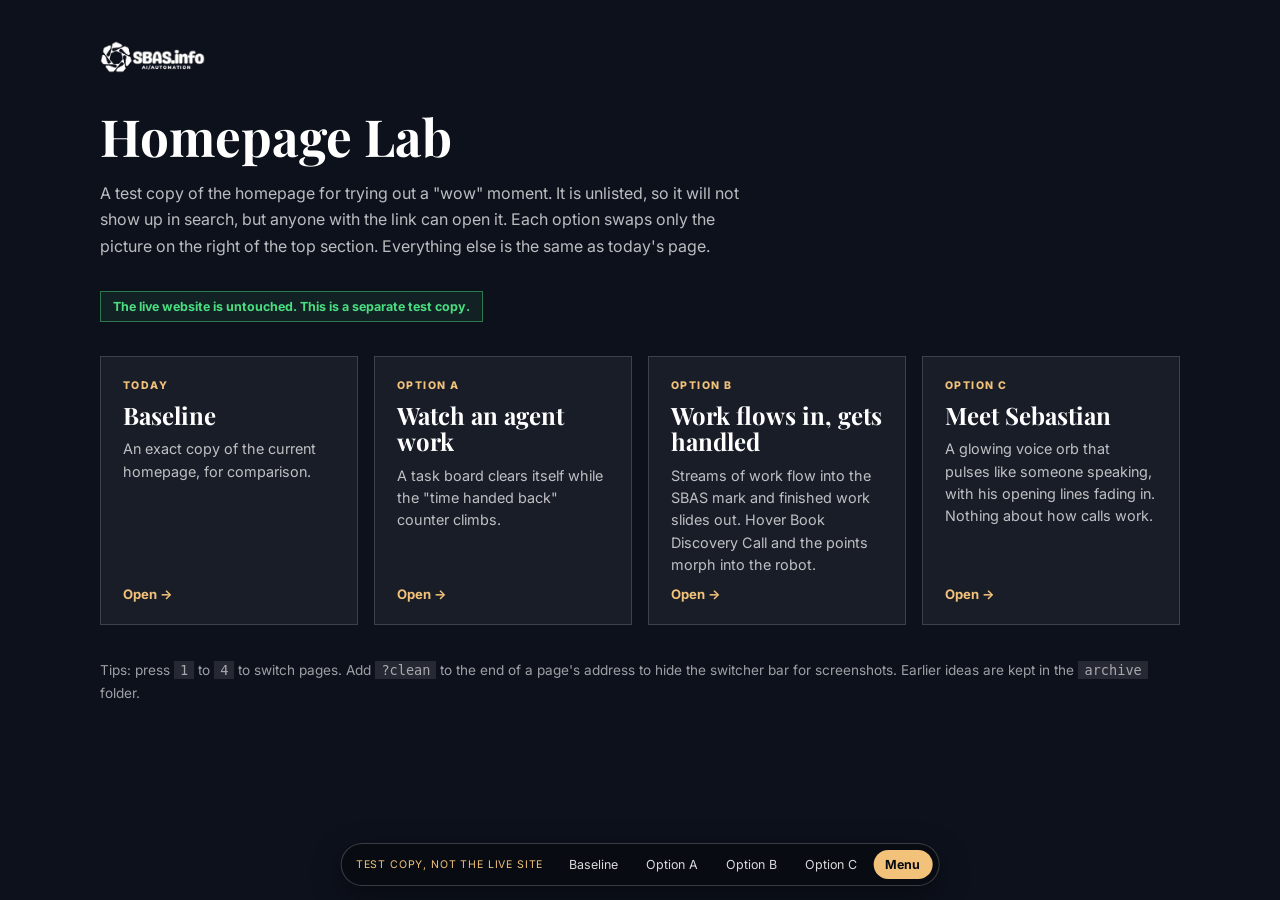
<file: index.html>
<!DOCTYPE html>
<html lang="en">
  <head>
    <meta charset="UTF-8" />
    <meta name="viewport" content="width=device-width, initial-scale=1.0" />
    <meta name="robots" content="noindex, nofollow" />
    <title>Homepage Lab | SBAS.info</title>
    <link rel="preconnect" href="https://fonts.googleapis.com" />
    <link rel="preconnect" href="https://fonts.gstatic.com" crossorigin />
    <link
      href="https://fonts.googleapis.com/css2?family=Inter:wght@400;500;600;700;800&family=Playfair+Display:wght@600;800&display=swap"
      rel="stylesheet"
    />
    <link rel="icon" type="image/png" sizes="32x32" href="assets/favicon/favicon-32x32.png" />
    <link rel="stylesheet" href="lab.css" />
    <style>
      a {
        color: inherit;
        text-decoration: none;
      }

      body {
        margin: 0;
        min-height: 100vh;
        font-family: "Inter", sans-serif;
        color: #fff;
        background: #0d111c;
      }

      main {
        width: min(1080px, calc(100% - 32px));
        margin: 0 auto;
        padding: 40px 0 110px;
      }

      .brand {
        height: 38px;
      }

      h1 {
        margin: 28px 0 8px;
        font-family: "Playfair Display", serif;
        font-size: clamp(2rem, 5vw, 3.2rem);
        line-height: 1.05;
      }

      .lede {
        max-width: 640px;
        line-height: 1.65;
        color: rgba(255, 255, 255, 0.72);
      }

      .safe {
        display: inline-block;
        margin-top: 16px;
        padding: 7px 12px;
        font-size: 0.78rem;
        font-weight: 700;
        color: #4ade80;
        border: 1px solid rgba(74, 222, 128, 0.45);
        background: rgba(74, 222, 128, 0.08);
      }

      .grid {
        display: grid;
        grid-template-columns: repeat(auto-fit, minmax(240px, 1fr));
        gap: 16px;
        margin-top: 34px;
      }

      .card {
        display: flex;
        flex-direction: column;
        gap: 10px;
        padding: 22px;
        background: rgba(255, 255, 255, 0.05);
        border: 1px solid rgba(255, 255, 255, 0.16);
        transition: transform 0.2s ease, border-color 0.2s ease;
      }

      .card:hover {
        transform: translateY(-3px);
        border-color: #f2c27a;
      }

      .card .tag {
        font-size: 0.66rem;
        font-weight: 800;
        letter-spacing: 0.14em;
        text-transform: uppercase;
        color: #f2c27a;
      }

      .card h2 {
        margin: 0;
        font-family: "Playfair Display", serif;
        font-size: 1.5rem;
        line-height: 1.1;
      }

      .card p {
        margin: 0;
        font-size: 0.9rem;
        line-height: 1.55;
        color: rgba(255, 255, 255, 0.72);
      }

      .card .go {
        margin-top: auto;
        font-size: 0.82rem;
        font-weight: 700;
        color: #f2c27a;
      }

      .tips {
        margin-top: 34px;
        font-size: 0.85rem;
        line-height: 1.7;
        color: rgba(255, 255, 255, 0.6);
      }

      .tips code {
        padding: 1px 6px;
        background: rgba(255, 255, 255, 0.1);
      }
    </style>
  </head>
  <body>
    <main>
      <img class="brand" src="assets/logo-full-white.png" alt="SBAS.info" />
      <h1>Homepage Lab</h1>
      <p class="lede">
        A test copy of the homepage for trying out a "wow" moment. It is unlisted, so it will not show up in search, but anyone with the link can open it. Each option swaps only the
        picture on the right of the top section. Everything else is the same as today's page.
      </p>
      <span class="safe">The live website is untouched. This is a separate test copy.</span>

      <div class="grid">
        <a class="card" href="baseline.html">
          <span class="tag">Today</span>
          <h2>Baseline</h2>
          <p>An exact copy of the current homepage, for comparison.</p>
          <span class="go">Open &rarr;</span>
        </a>
        <a class="card" href="option-a.html">
          <span class="tag">Option A</span>
          <h2>Watch an agent work</h2>
          <p>A task board clears itself while the "time handed back" counter climbs.</p>
          <span class="go">Open &rarr;</span>
        </a>
        <a class="card" href="option-b.html">
          <span class="tag">Option B</span>
          <h2>Work flows in, gets handled</h2>
          <p>Streams of work flow into the SBAS mark and finished work slides out. Hover Book Discovery Call and the points morph into the robot.</p>
          <span class="go">Open &rarr;</span>
        </a>
        <a class="card" href="option-c.html">
          <span class="tag">Option C</span>
          <h2>Meet Sebastian</h2>
          <p>A glowing voice orb that pulses like someone speaking, with his opening lines fading in. Nothing about how calls work.</p>
          <span class="go">Open &rarr;</span>
        </a>
      </div>

      <p class="tips">
        Tips: press <code>1</code> to <code>4</code> to switch pages. Add <code>?clean</code> to the end of a
        page's address to hide the switcher bar for screenshots. Earlier ideas are kept in the <code>archive</code> folder.
      </p>
    </main>
    <script src="lab.js"></script>
  </body>
</html>
</file>
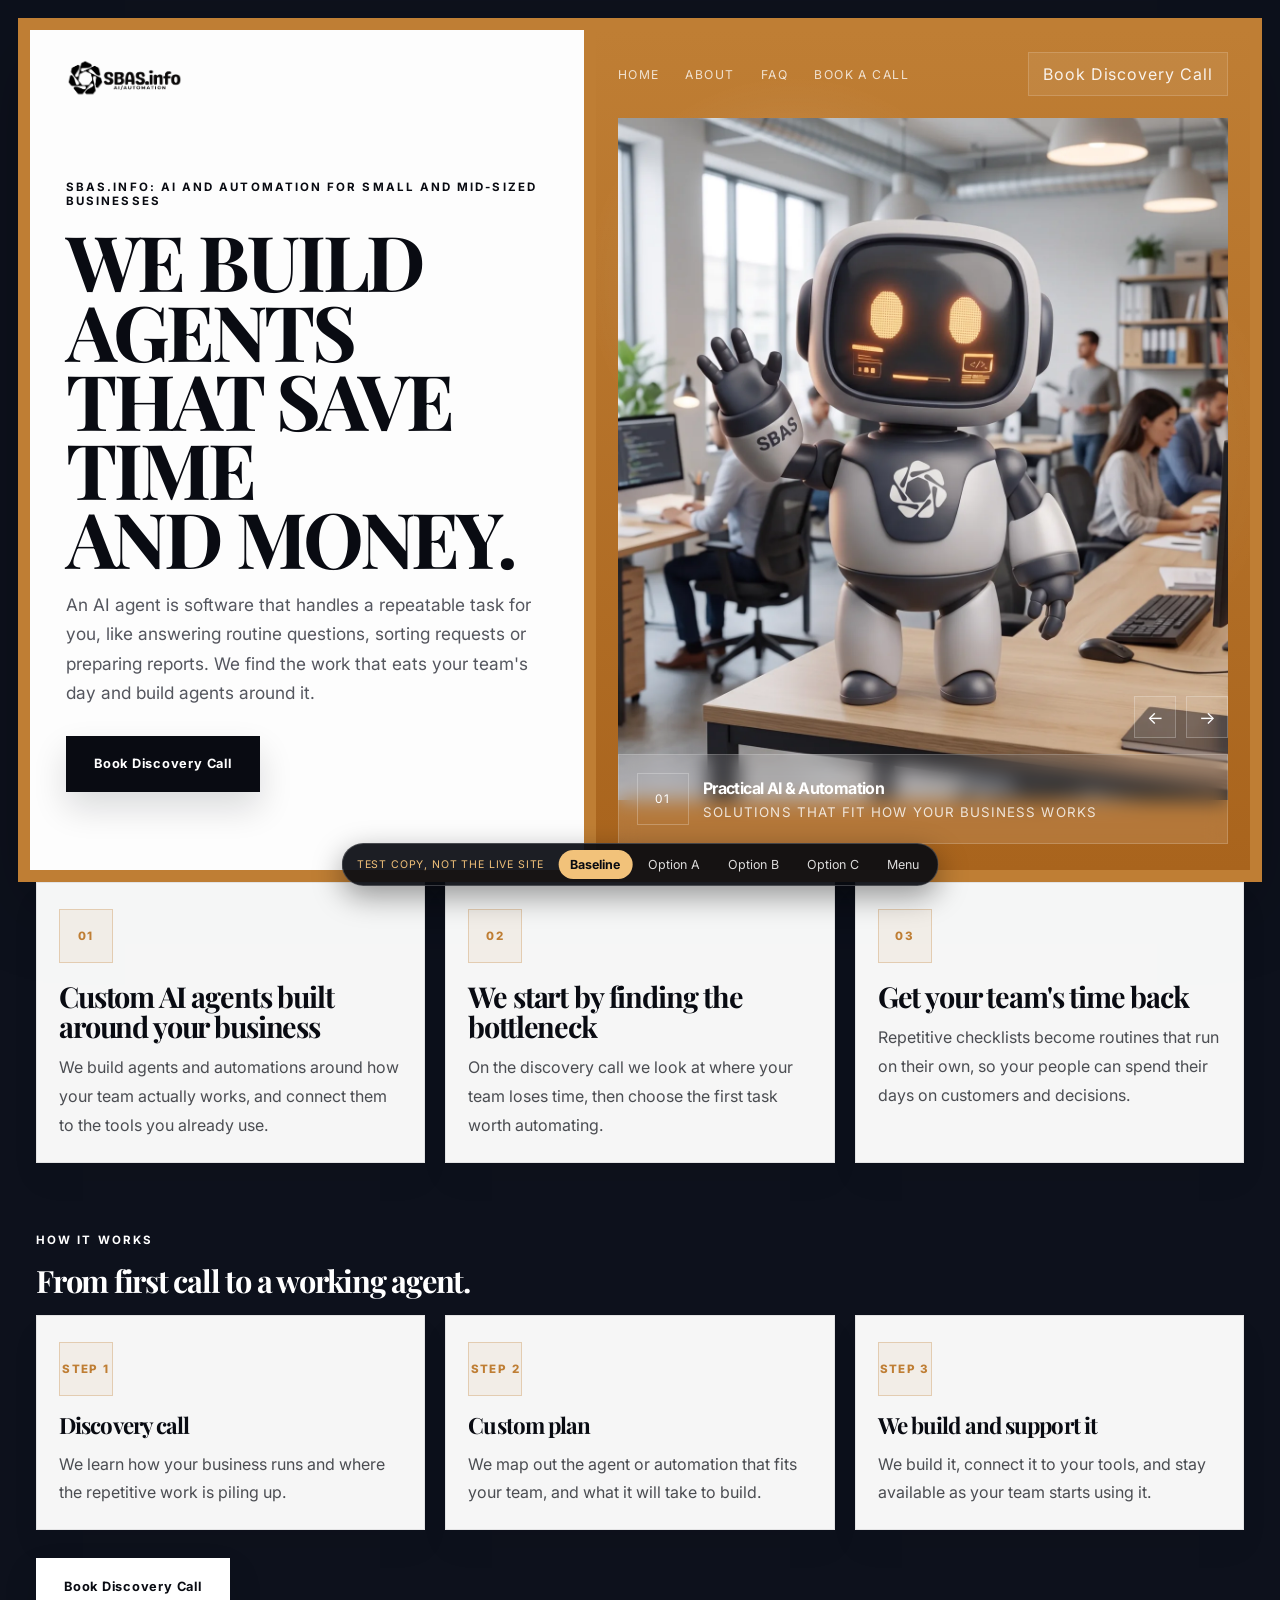
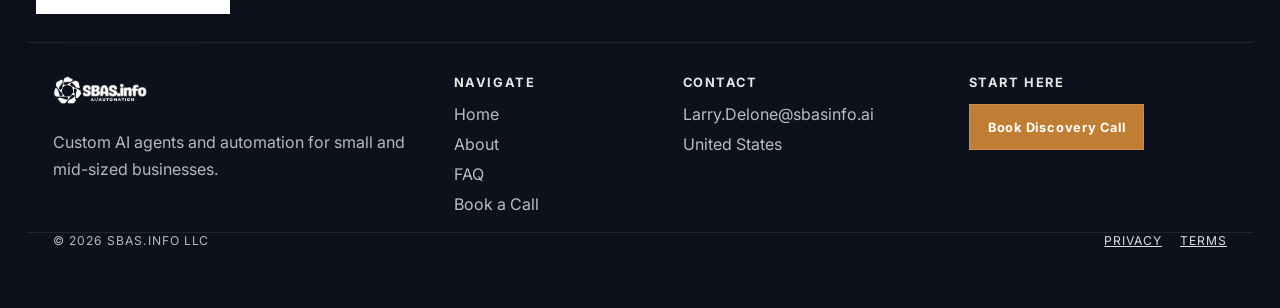
<file: baseline.html>
<!DOCTYPE html>
<html lang="en">
  <head>
    <meta charset="UTF-8" />
    <meta name="viewport" content="width=device-width, initial-scale=1.0" />
    <meta name="robots" content="noindex, nofollow" />
    <title>Lab Baseline | SBAS.info</title>
    <meta
      name="description"
      content="SBAS.info builds custom AI agents and automations for small and mid-sized businesses. Book a discovery call."
    />
    <link rel="preconnect" href="https://fonts.googleapis.com" />
    <link rel="preconnect" href="https://fonts.gstatic.com" crossorigin />
    <link
      href="https://fonts.googleapis.com/css2?family=Inter:wght@400;500;600;700;800;900&family=Playfair+Display:wght@500;600;700;800;900&display=swap"
      rel="stylesheet"
    />
    <link rel="icon" type="image/png" sizes="32x32" href="assets/favicon/favicon-32x32.png" />
    <link rel="icon" type="image/png" sizes="16x16" href="assets/favicon/favicon-16x16.png" />
    <link rel="apple-touch-icon" sizes="180x180" href="assets/favicon/apple-touch-icon.png" />
    <link rel="stylesheet" href="styles.css" />
    <link rel="stylesheet" href="lab.css" />
  </head>
  <body>
    <div class="page-frame">
      <div class="split-shell">
        <section class="content-panel">
          <header class="content-header">
            <img class="brand-logo" src="assets/logo-full.png?v=2" alt="SBAS.info" />
          </header>

          <div class="content-copy">
            <p class="eyebrow">SBAS.info: AI and automation for small and mid-sized businesses</p>
            <h1>WE BUILD AGENTS<br />THAT SAVE TIME<br />AND MONEY.</h1>
            <p class="subhead">
              An AI agent is software that handles a repeatable task for you, like answering routine
              questions, sorting requests or preparing reports. We find the work that eats your
              team's day and build agents around it.
            </p>

            <div class="cta-row">
              <a href="https://sbasinfo.ai/payment.html" class="primary-btn">Book Discovery Call</a>
            </div>
          </div>
        </section>

        <aside class="visual-panel">
          <nav class="visual-nav" aria-label="Main navigation">
            <div class="nav-links">
              <a href="index.html">Home</a>
              <a href="https://sbasinfo.ai/about.html">About</a>
              <a href="https://sbasinfo.ai/faq.html">FAQ</a>
              <a href="https://sbasinfo.ai/payment.html">Book a Call</a>
            </div>
            <a class="login-btn" href="https://sbasinfo.ai/payment.html">Book Discovery Call</a>
          </nav>

          <div class="visual-stage">
            <img
              class="hero-mascot-image home-hero-image"
              src="assets/hero-home.webp"
              alt="The SBAS mascot greeting visitors in a modern office"
            />
          </div>

          <div class="feature-tag" data-feature-tag aria-live="polite">
            <span class="tag-index" data-feature-index>01</span>
            <div class="feature-copy">
              <strong data-feature-title>Practical AI &amp; Automation</strong>
              <small data-feature-subtitle>Solutions that fit how your business works</small>
            </div>
          </div>

          <div class="arrow-controls" aria-label="Slide controls">
            <button type="button" data-feature-button="prev" aria-label="Previous">←</button>
            <button type="button" data-feature-button="next" aria-label="Next">→</button>
          </div>
        </aside>
      </div>

      <section class="homepage-capabilities" aria-label="Core SBAS capabilities">
        <div class="capability-card">
          <span class="capability-index">01</span>
          <h2>Custom AI agents built around your business</h2>
          <p>
            We build agents and automations around how your team actually works, and connect them
            to the tools you already use.
          </p>
        </div>

        <div class="capability-card">
          <span class="capability-index">02</span>
          <h2>We start by finding the bottleneck</h2>
          <p>
            On the discovery call we look at where your team loses time, then choose the first task
            worth automating.
          </p>
        </div>

        <div class="capability-card">
          <span class="capability-index">03</span>
          <h2>Get your team's time back</h2>
          <p>
            Repetitive checklists become routines that run on their own, so your people can spend
            their days on customers and decisions.
          </p>
        </div>
      </section>

      <section class="how-it-works" aria-label="How it works">
        <div class="how-heading">
          <p class="eyebrow">How it works</p>
          <h2>From first call to a working agent.</h2>
        </div>

        <div class="homepage-capabilities how-steps">
          <div class="capability-card">
            <span class="capability-index">Step 1</span>
            <h2>Discovery call</h2>
            <p>
              We learn how your business runs and where the repetitive work is piling up.
            </p>
          </div>

          <div class="capability-card">
            <span class="capability-index">Step 2</span>
            <h2>Custom plan</h2>
            <p>
              We map out the agent or automation that fits your team, and what it will take to build.
            </p>
          </div>

          <div class="capability-card">
            <span class="capability-index">Step 3</span>
            <h2>We build and support it</h2>
            <p>
              We build it, connect it to your tools, and stay available as your team starts using it.
            </p>
          </div>
        </div>

        <div class="cta-row how-cta">
          <a href="https://sbasinfo.ai/payment.html" class="primary-btn">Book Discovery Call</a>
        </div>
      </section>

      <footer class="site-footer">
        <div class="site-footer-shell">
          <div class="footer-brand-block">
            <div class="footer-brand">
              <img class="brand-logo" src="assets/logo-full-white.png?v=2" alt="SBAS.info" />
            </div>
            <p>Custom AI agents and automation for small and mid-sized businesses.</p>
          </div>

          <div class="footer-links-block">
            <h3>Navigate</h3>
            <ul>
              <li><a href="index.html">Home</a></li>
              <li><a href="https://sbasinfo.ai/about.html">About</a></li>
              <li><a href="https://sbasinfo.ai/faq.html">FAQ</a></li>
              <li><a href="https://sbasinfo.ai/payment.html">Book a Call</a></li>
            </ul>
          </div>

          <div class="footer-links-block">
            <h3>Contact</h3>
            <ul>
              <li><a href="mailto:Larry.Delone@sbasinfo.ai">Larry.Delone@sbasinfo.ai</a></li>
              <li><span>United States</span></li>
            </ul>
          </div>

          <div class="footer-cta-block">
            <h3>Start here</h3>
            <a href="https://sbasinfo.ai/payment.html" class="footer-cta">Book Discovery Call</a>
          </div>
        </div>

        <div class="footer-bottom">
          <span>© 2026 SBAS.info LLC</span>
          <span class="footer-legal"><a href="https://sbasinfo.ai/privacy.html">Privacy</a> <a href="https://sbasinfo.ai/terms.html">Terms</a></span>
        </div>
      </footer>
    </div>

    <script src="script.js"></script>
    <script src="lab.js"></script>
  </body>
</html>
</file>
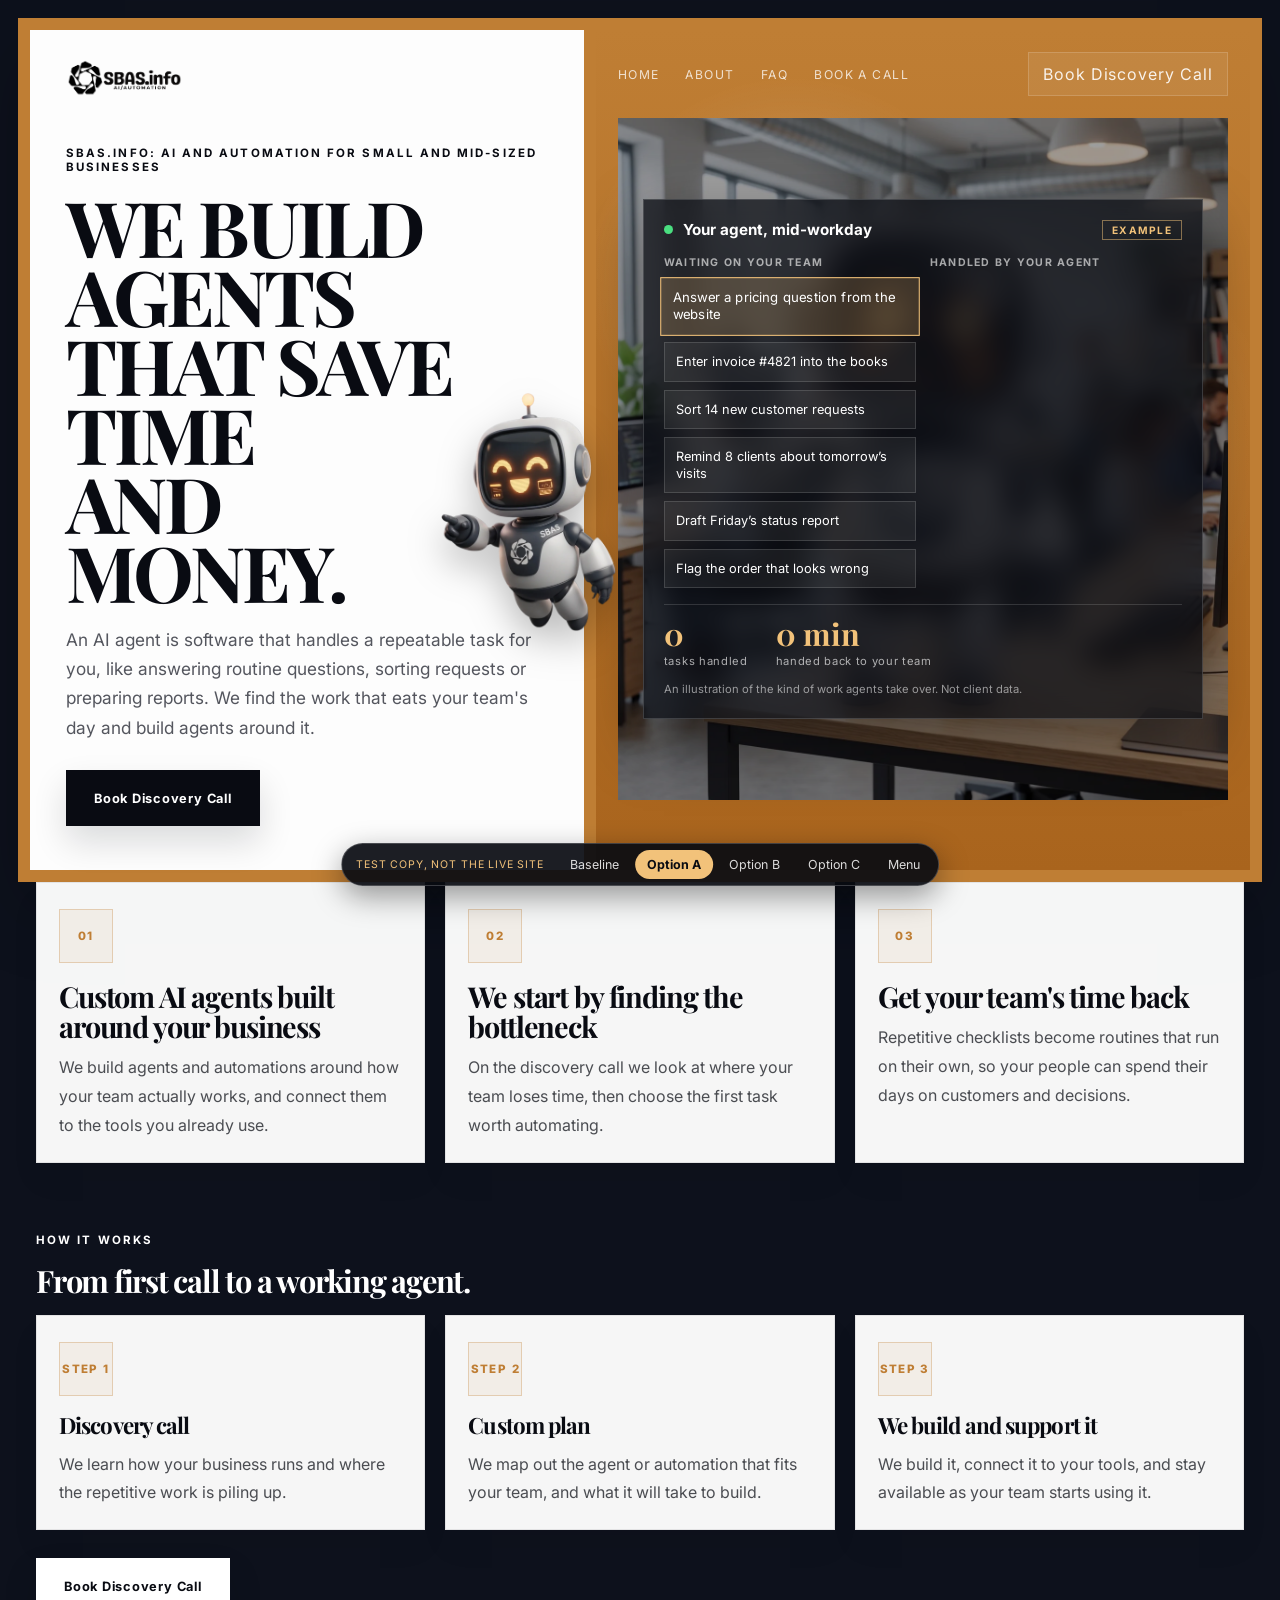
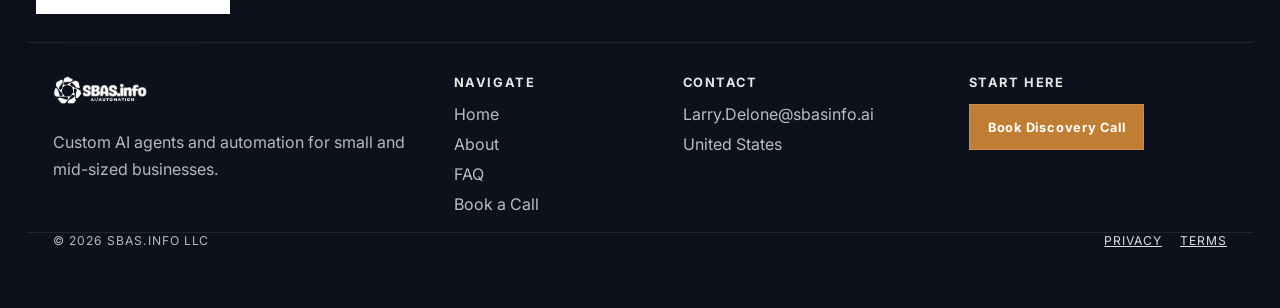
<file: option-a.html>
<!DOCTYPE html>
<html lang="en">
  <head>
    <meta charset="UTF-8" />
    <meta name="viewport" content="width=device-width, initial-scale=1.0" />
    <meta name="robots" content="noindex, nofollow" />
    <title>Lab Option A | SBAS.info</title>
    <meta
      name="description"
      content="SBAS.info builds custom AI agents and automations for small and mid-sized businesses. Book a discovery call."
    />
    <link rel="preconnect" href="https://fonts.googleapis.com" />
    <link rel="preconnect" href="https://fonts.gstatic.com" crossorigin />
    <link
      href="https://fonts.googleapis.com/css2?family=Inter:wght@400;500;600;700;800;900&family=Playfair+Display:wght@500;600;700;800;900&display=swap"
      rel="stylesheet"
    />
    <link rel="icon" type="image/png" sizes="32x32" href="assets/favicon/favicon-32x32.png" />
    <link rel="icon" type="image/png" sizes="16x16" href="assets/favicon/favicon-16x16.png" />
    <link rel="apple-touch-icon" sizes="180x180" href="assets/favicon/apple-touch-icon.png" />
    <link rel="stylesheet" href="styles.css" />
    <link rel="stylesheet" href="lab.css" />
    <link rel="stylesheet" href="option-a.css" />
  </head>
  <body>
    <div class="page-frame">
      <div class="split-shell">
        <section class="content-panel">
          <header class="content-header">
            <img class="brand-logo" src="assets/logo-full.png?v=2" alt="SBAS.info" />
          </header>

          <div class="content-copy">
            <p class="eyebrow">SBAS.info: AI and automation for small and mid-sized businesses</p>
            <div class="hero-headline">
              <h1>WE BUILD<br />AGENTS<br />THAT SAVE<br />TIME<br />AND<br />MONEY.</h1>
              <img class="hero-robot" src="assets/robot-point.webp" alt="" width="760" height="1035" />
            </div>
            <p class="subhead">
              An AI agent is software that handles a repeatable task for you, like answering routine
              questions, sorting requests or preparing reports. We find the work that eats your
              team's day and build agents around it.
            </p>

            <div class="cta-row">
              <a href="https://sbasinfo.ai/payment.html" class="primary-btn">Book Discovery Call</a>
            </div>
          </div>
        </section>

        <aside class="visual-panel">
          <nav class="visual-nav" aria-label="Main navigation">
            <div class="nav-links">
              <a href="index.html">Home</a>
              <a href="https://sbasinfo.ai/about.html">About</a>
              <a href="https://sbasinfo.ai/faq.html">FAQ</a>
              <a href="https://sbasinfo.ai/payment.html">Book a Call</a>
            </div>
            <a class="login-btn" href="https://sbasinfo.ai/payment.html">Book Discovery Call</a>
          </nav>

          <div class="visual-stage lab-stage lab-a" style="--hero: url('assets/hero-home.webp')">
            <div class="agent-board glass-card" role="group" aria-label="Example: an AI agent working through a team's task list">
              <div class="board-head">
                <span class="live-dot" aria-hidden="true"></span>
                <strong>Your agent, mid-workday</strong>
                <span class="board-tag">Example</span>
              </div>
              <div class="board-cols">
                <div class="board-col">
                  <h3>Waiting on your team</h3>
                  <ul id="todo"></ul>
                </div>
                <div class="board-col">
                  <h3>Handled by your agent</h3>
                  <ul id="done" aria-live="polite"></ul>
                </div>
              </div>
              <div class="board-foot">
                <div><strong id="count">0</strong><span>tasks handled</span></div>
                <div><strong id="mins">0 min</strong><span>handed back to your team</span></div>
              </div>
              <p class="board-note">An illustration of the kind of work agents take over. Not client data.</p>
            </div>
          </div>
        </aside>
      </div>

      <section class="homepage-capabilities" aria-label="Core SBAS capabilities">
        <div class="capability-card">
          <span class="capability-index">01</span>
          <h2>Custom AI agents built around your business</h2>
          <p>
            We build agents and automations around how your team actually works, and connect them
            to the tools you already use.
          </p>
        </div>

        <div class="capability-card">
          <span class="capability-index">02</span>
          <h2>We start by finding the bottleneck</h2>
          <p>
            On the discovery call we look at where your team loses time, then choose the first task
            worth automating.
          </p>
        </div>

        <div class="capability-card">
          <span class="capability-index">03</span>
          <h2>Get your team's time back</h2>
          <p>
            Repetitive checklists become routines that run on their own, so your people can spend
            their days on customers and decisions.
          </p>
        </div>
      </section>

      <section class="how-it-works" aria-label="How it works">
        <div class="how-heading">
          <p class="eyebrow">How it works</p>
          <h2>From first call to a working agent.</h2>
        </div>

        <div class="homepage-capabilities how-steps">
          <div class="capability-card">
            <span class="capability-index">Step 1</span>
            <h2>Discovery call</h2>
            <p>
              We learn how your business runs and where the repetitive work is piling up.
            </p>
          </div>

          <div class="capability-card">
            <span class="capability-index">Step 2</span>
            <h2>Custom plan</h2>
            <p>
              We map out the agent or automation that fits your team, and what it will take to build.
            </p>
          </div>

          <div class="capability-card">
            <span class="capability-index">Step 3</span>
            <h2>We build and support it</h2>
            <p>
              We build it, connect it to your tools, and stay available as your team starts using it.
            </p>
          </div>
        </div>

        <div class="cta-row how-cta">
          <a href="https://sbasinfo.ai/payment.html" class="primary-btn">Book Discovery Call</a>
        </div>
      </section>

      <footer class="site-footer">
        <div class="site-footer-shell">
          <div class="footer-brand-block">
            <div class="footer-brand">
              <img class="brand-logo" src="assets/logo-full-white.png?v=2" alt="SBAS.info" />
            </div>
            <p>Custom AI agents and automation for small and mid-sized businesses.</p>
          </div>

          <div class="footer-links-block">
            <h3>Navigate</h3>
            <ul>
              <li><a href="index.html">Home</a></li>
              <li><a href="https://sbasinfo.ai/about.html">About</a></li>
              <li><a href="https://sbasinfo.ai/faq.html">FAQ</a></li>
              <li><a href="https://sbasinfo.ai/payment.html">Book a Call</a></li>
            </ul>
          </div>

          <div class="footer-links-block">
            <h3>Contact</h3>
            <ul>
              <li><a href="mailto:Larry.Delone@sbasinfo.ai">Larry.Delone@sbasinfo.ai</a></li>
              <li><span>United States</span></li>
            </ul>
          </div>

          <div class="footer-cta-block">
            <h3>Start here</h3>
            <a href="https://sbasinfo.ai/payment.html" class="footer-cta">Book Discovery Call</a>
          </div>
        </div>

        <div class="footer-bottom">
          <span>© 2026 SBAS.info LLC</span>
          <span class="footer-legal"><a href="https://sbasinfo.ai/privacy.html">Privacy</a> <a href="https://sbasinfo.ai/terms.html">Terms</a></span>
        </div>
      </footer>
    </div>

    <script src="script.js"></script>
    <script src="lab.js"></script>
    <script src="option-a.js"></script>
  </body>
</html>
</file>
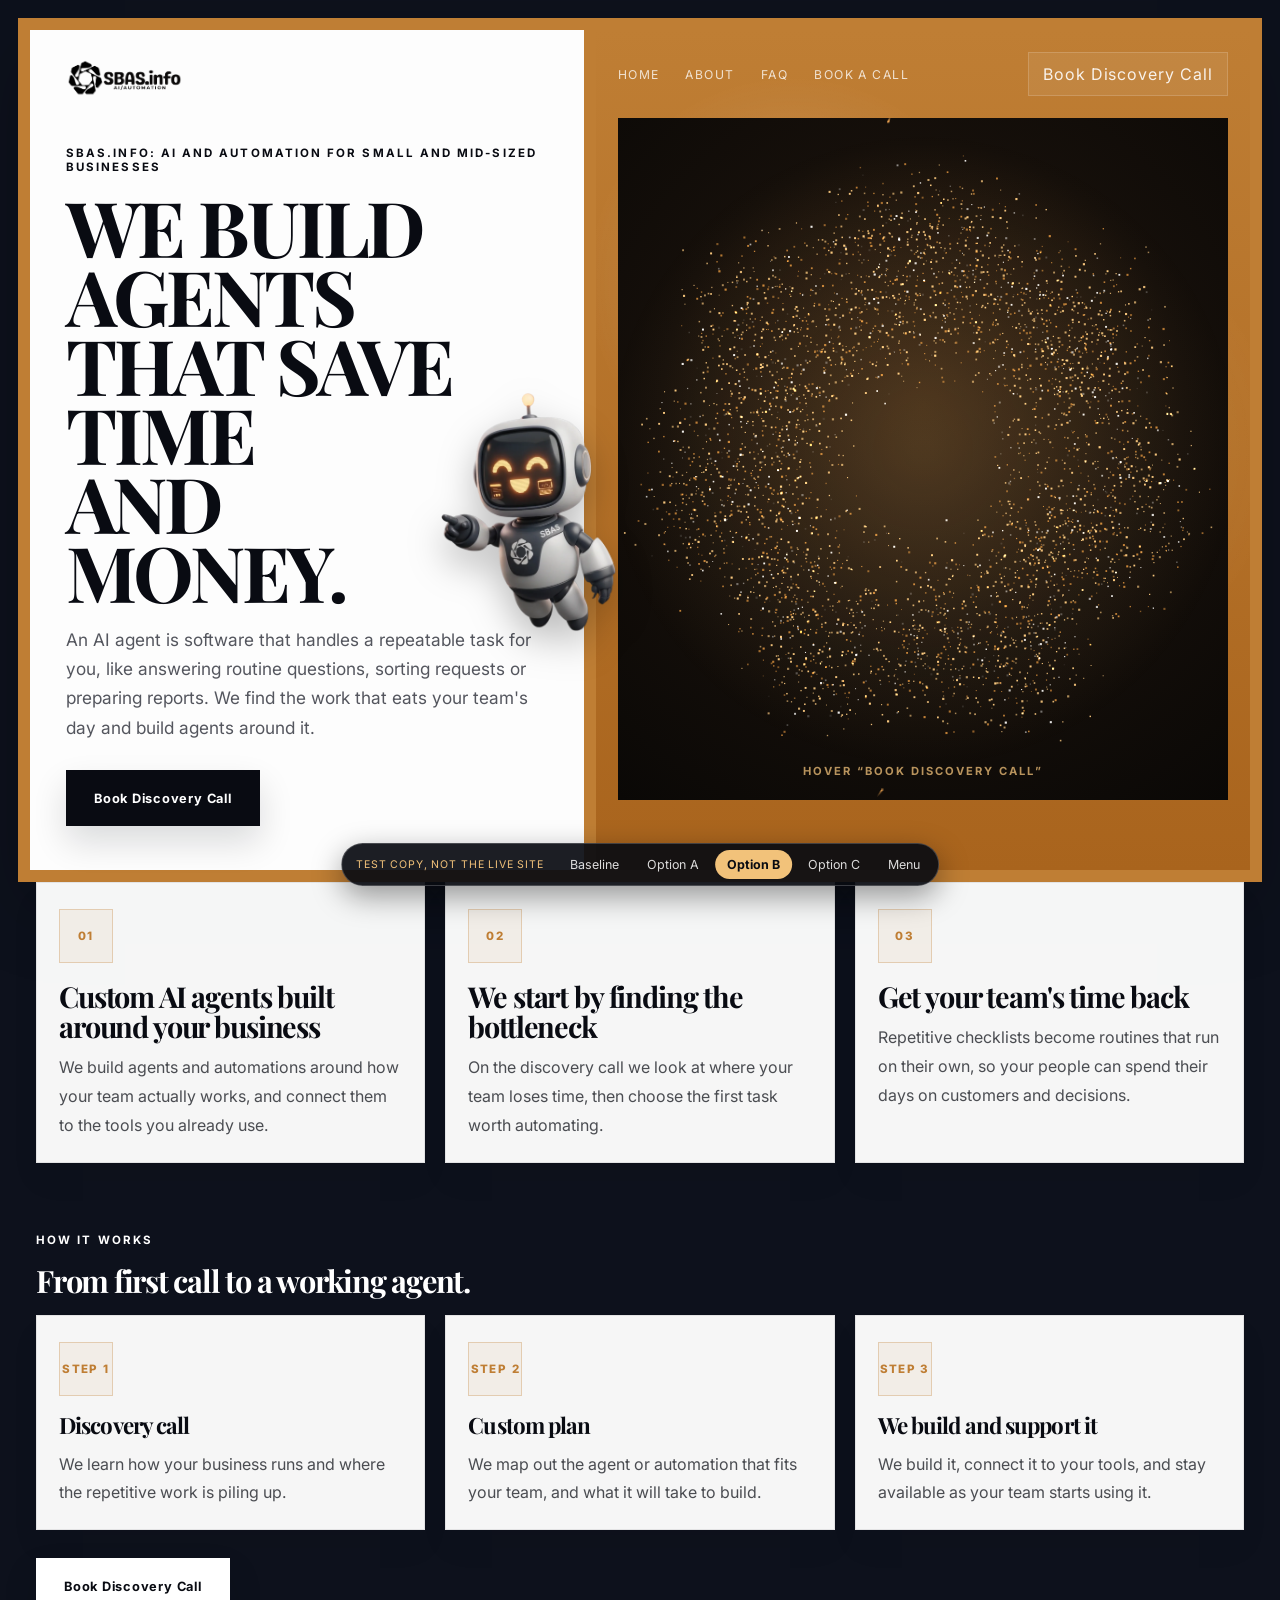
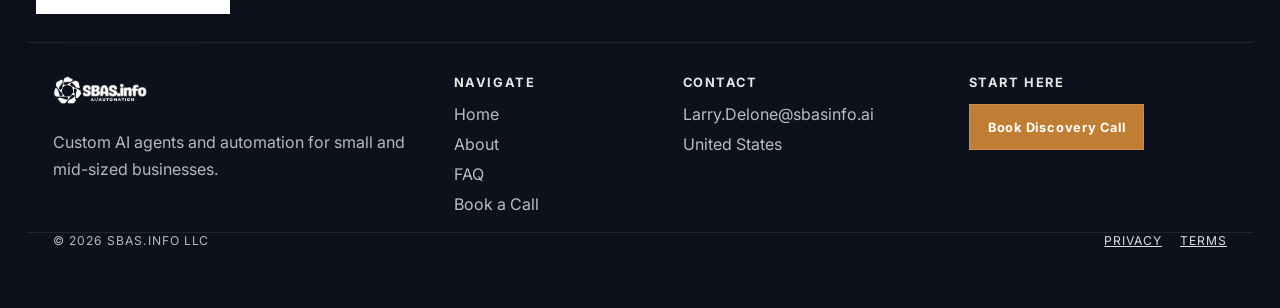
<file: option-b.html>
<!DOCTYPE html>
<html lang="en">
  <head>
    <meta charset="UTF-8" />
    <meta name="viewport" content="width=device-width, initial-scale=1.0" />
    <meta name="robots" content="noindex, nofollow" />
    <title>Lab Option B | SBAS.info</title>
    <meta
      name="description"
      content="SBAS.info builds custom AI agents and automations for small and mid-sized businesses. Book a discovery call."
    />
    <link rel="preconnect" href="https://fonts.googleapis.com" />
    <link rel="preconnect" href="https://fonts.gstatic.com" crossorigin />
    <link
      href="https://fonts.googleapis.com/css2?family=Inter:wght@400;500;600;700;800;900&family=Playfair+Display:wght@500;600;700;800;900&display=swap"
      rel="stylesheet"
    />
    <link rel="icon" type="image/png" sizes="32x32" href="assets/favicon/favicon-32x32.png" />
    <link rel="icon" type="image/png" sizes="16x16" href="assets/favicon/favicon-16x16.png" />
    <link rel="apple-touch-icon" sizes="180x180" href="assets/favicon/apple-touch-icon.png" />
    <link rel="stylesheet" href="styles.css" />
    <link rel="stylesheet" href="lab.css" />
    <link rel="stylesheet" href="option-b.css" />
  </head>
  <body>
    <div class="page-frame">
      <div class="split-shell">
        <section class="content-panel">
          <header class="content-header">
            <img class="brand-logo" src="assets/logo-full.png?v=2" alt="SBAS.info" />
          </header>

          <div class="content-copy">
            <p class="eyebrow">SBAS.info: AI and automation for small and mid-sized businesses</p>
            <div class="hero-headline">
              <h1>WE BUILD<br />AGENTS<br />THAT SAVE<br />TIME<br />AND<br />MONEY.</h1>
              <img class="hero-robot" src="assets/robot-point.webp" alt="" width="760" height="1035" />
            </div>
            <p class="subhead">
              An AI agent is software that handles a repeatable task for you, like answering routine
              questions, sorting requests or preparing reports. We find the work that eats your
              team's day and build agents around it.
            </p>

            <div class="cta-row">
              <a href="https://sbasinfo.ai/payment.html" class="primary-btn">Book Discovery Call</a>
            </div>
          </div>
        </section>

        <aside class="visual-panel">
          <nav class="visual-nav" aria-label="Main navigation">
            <div class="nav-links">
              <a href="index.html">Home</a>
              <a href="https://sbasinfo.ai/about.html">About</a>
              <a href="https://sbasinfo.ai/faq.html">FAQ</a>
              <a href="https://sbasinfo.ai/payment.html">Book a Call</a>
            </div>
            <a class="login-btn" href="https://sbasinfo.ai/payment.html">Book Discovery Call</a>
          </nav>

          <div class="visual-stage lab-stage lab-b">
            <canvas id="logoField" role="img" aria-label="The SBAS mark, made of points of light. Streams of work flow into it and finished work slides out. Hovering the Book Discovery Call button turns it into the SBAS robot."></canvas>
            <p class="field-caption" aria-hidden="true"><span class="hint-desktop">Hover &ldquo;Book Discovery Call&rdquo;</span><span class="hint-touch">Touch and drag</span></p>
          </div>
        </aside>
      </div>

      <section class="homepage-capabilities" aria-label="Core SBAS capabilities">
        <div class="capability-card">
          <span class="capability-index">01</span>
          <h2>Custom AI agents built around your business</h2>
          <p>
            We build agents and automations around how your team actually works, and connect them
            to the tools you already use.
          </p>
        </div>

        <div class="capability-card">
          <span class="capability-index">02</span>
          <h2>We start by finding the bottleneck</h2>
          <p>
            On the discovery call we look at where your team loses time, then choose the first task
            worth automating.
          </p>
        </div>

        <div class="capability-card">
          <span class="capability-index">03</span>
          <h2>Get your team's time back</h2>
          <p>
            Repetitive checklists become routines that run on their own, so your people can spend
            their days on customers and decisions.
          </p>
        </div>
      </section>

      <section class="how-it-works" aria-label="How it works">
        <div class="how-heading">
          <p class="eyebrow">How it works</p>
          <h2>From first call to a working agent.</h2>
        </div>

        <div class="homepage-capabilities how-steps">
          <div class="capability-card">
            <span class="capability-index">Step 1</span>
            <h2>Discovery call</h2>
            <p>
              We learn how your business runs and where the repetitive work is piling up.
            </p>
          </div>

          <div class="capability-card">
            <span class="capability-index">Step 2</span>
            <h2>Custom plan</h2>
            <p>
              We map out the agent or automation that fits your team, and what it will take to build.
            </p>
          </div>

          <div class="capability-card">
            <span class="capability-index">Step 3</span>
            <h2>We build and support it</h2>
            <p>
              We build it, connect it to your tools, and stay available as your team starts using it.
            </p>
          </div>
        </div>

        <div class="cta-row how-cta">
          <a href="https://sbasinfo.ai/payment.html" class="primary-btn">Book Discovery Call</a>
        </div>
      </section>

      <footer class="site-footer">
        <div class="site-footer-shell">
          <div class="footer-brand-block">
            <div class="footer-brand">
              <img class="brand-logo" src="assets/logo-full-white.png?v=2" alt="SBAS.info" />
            </div>
            <p>Custom AI agents and automation for small and mid-sized businesses.</p>
          </div>

          <div class="footer-links-block">
            <h3>Navigate</h3>
            <ul>
              <li><a href="index.html">Home</a></li>
              <li><a href="https://sbasinfo.ai/about.html">About</a></li>
              <li><a href="https://sbasinfo.ai/faq.html">FAQ</a></li>
              <li><a href="https://sbasinfo.ai/payment.html">Book a Call</a></li>
            </ul>
          </div>

          <div class="footer-links-block">
            <h3>Contact</h3>
            <ul>
              <li><a href="mailto:Larry.Delone@sbasinfo.ai">Larry.Delone@sbasinfo.ai</a></li>
              <li><span>United States</span></li>
            </ul>
          </div>

          <div class="footer-cta-block">
            <h3>Start here</h3>
            <a href="https://sbasinfo.ai/payment.html" class="footer-cta">Book Discovery Call</a>
          </div>
        </div>

        <div class="footer-bottom">
          <span>© 2026 SBAS.info LLC</span>
          <span class="footer-legal"><a href="https://sbasinfo.ai/privacy.html">Privacy</a> <a href="https://sbasinfo.ai/terms.html">Terms</a></span>
        </div>
      </footer>
    </div>

    <script src="script.js"></script>
    <script src="lab.js"></script>
    <script src="logo-data.js"></script>
    <script src="option-b.js"></script>
  </body>
</html>
</file>
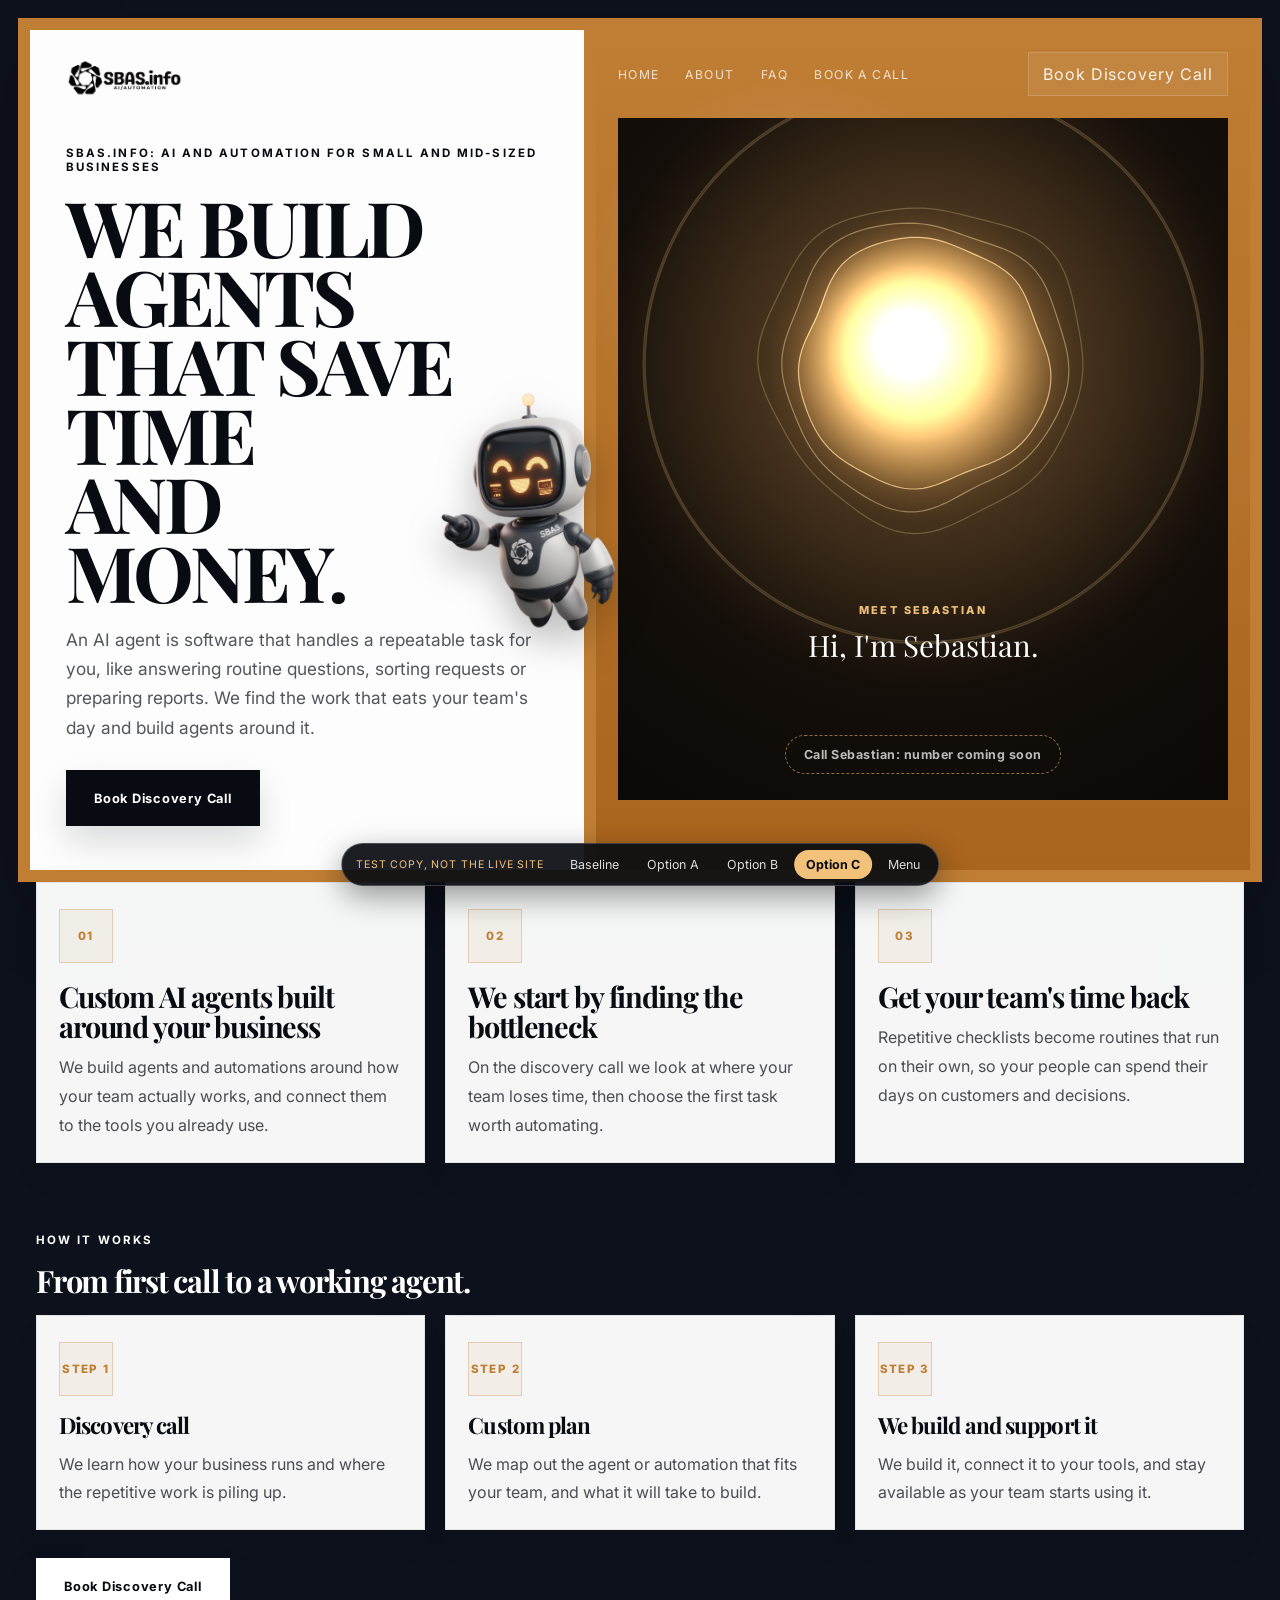
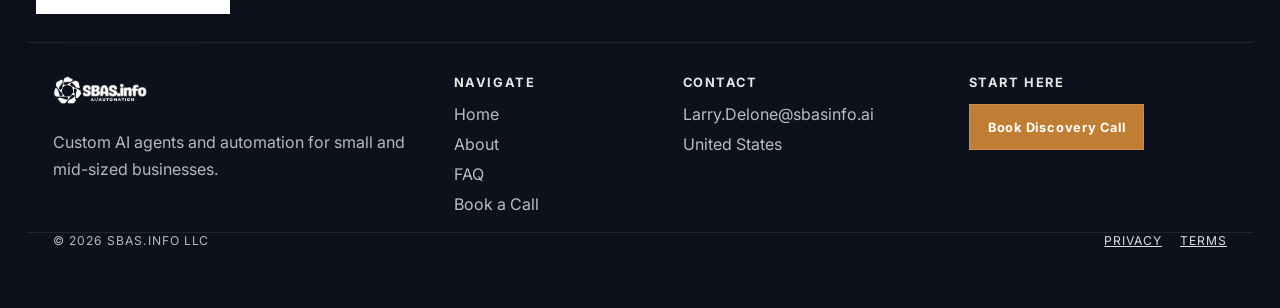
<file: option-c.html>
<!DOCTYPE html>
<html lang="en">
  <head>
    <meta charset="UTF-8" />
    <meta name="viewport" content="width=device-width, initial-scale=1.0" />
    <meta name="robots" content="noindex, nofollow" />
    <title>Lab Option C | SBAS.info</title>
    <meta
      name="description"
      content="SBAS.info builds custom AI agents and automations for small and mid-sized businesses. Book a discovery call."
    />
    <link rel="preconnect" href="https://fonts.googleapis.com" />
    <link rel="preconnect" href="https://fonts.gstatic.com" crossorigin />
    <link
      href="https://fonts.googleapis.com/css2?family=Inter:wght@400;500;600;700;800;900&family=Playfair+Display:wght@500;600;700;800;900&display=swap"
      rel="stylesheet"
    />
    <link rel="icon" type="image/png" sizes="32x32" href="assets/favicon/favicon-32x32.png" />
    <link rel="icon" type="image/png" sizes="16x16" href="assets/favicon/favicon-16x16.png" />
    <link rel="apple-touch-icon" sizes="180x180" href="assets/favicon/apple-touch-icon.png" />
    <link rel="stylesheet" href="styles.css" />
    <link rel="stylesheet" href="lab.css" />
    <link rel="stylesheet" href="option-c.css" />
  </head>
  <body>
    <div class="page-frame">
      <div class="split-shell">
        <section class="content-panel">
          <header class="content-header">
            <img class="brand-logo" src="assets/logo-full.png?v=2" alt="SBAS.info" />
          </header>

          <div class="content-copy">
            <p class="eyebrow">SBAS.info: AI and automation for small and mid-sized businesses</p>
            <div class="hero-headline">
              <h1>WE BUILD<br />AGENTS<br />THAT SAVE<br />TIME<br />AND<br />MONEY.</h1>
              <img class="hero-robot" src="assets/robot-point.webp" alt="" width="760" height="1035" />
            </div>
            <p class="subhead">
              An AI agent is software that handles a repeatable task for you, like answering routine
              questions, sorting requests or preparing reports. We find the work that eats your
              team's day and build agents around it.
            </p>

            <div class="cta-row">
              <a href="https://sbasinfo.ai/payment.html" class="primary-btn">Book Discovery Call</a>
            </div>
          </div>
        </section>

        <aside class="visual-panel">
          <nav class="visual-nav" aria-label="Main navigation">
            <div class="nav-links">
              <a href="index.html">Home</a>
              <a href="https://sbasinfo.ai/about.html">About</a>
              <a href="https://sbasinfo.ai/faq.html">FAQ</a>
              <a href="https://sbasinfo.ai/payment.html">Book a Call</a>
            </div>
            <a class="login-btn" href="https://sbasinfo.ai/payment.html">Book Discovery Call</a>
          </nav>

          <div class="visual-stage lab-stage lab-c">
            <canvas id="orb" aria-hidden="true"></canvas>
            <div class="orb-copy">
              <span class="orb-eyebrow">Meet Sebastian</span>
              <p class="orb-line" id="orbLine" aria-live="polite"></p>
            </div>
            <span class="orb-cta" aria-disabled="true">Call Sebastian: number coming soon</span>
          </div>
        </aside>
      </div>

      <section class="homepage-capabilities" aria-label="Core SBAS capabilities">
        <div class="capability-card">
          <span class="capability-index">01</span>
          <h2>Custom AI agents built around your business</h2>
          <p>
            We build agents and automations around how your team actually works, and connect them
            to the tools you already use.
          </p>
        </div>

        <div class="capability-card">
          <span class="capability-index">02</span>
          <h2>We start by finding the bottleneck</h2>
          <p>
            On the discovery call we look at where your team loses time, then choose the first task
            worth automating.
          </p>
        </div>

        <div class="capability-card">
          <span class="capability-index">03</span>
          <h2>Get your team's time back</h2>
          <p>
            Repetitive checklists become routines that run on their own, so your people can spend
            their days on customers and decisions.
          </p>
        </div>
      </section>

      <section class="how-it-works" aria-label="How it works">
        <div class="how-heading">
          <p class="eyebrow">How it works</p>
          <h2>From first call to a working agent.</h2>
        </div>

        <div class="homepage-capabilities how-steps">
          <div class="capability-card">
            <span class="capability-index">Step 1</span>
            <h2>Discovery call</h2>
            <p>
              We learn how your business runs and where the repetitive work is piling up.
            </p>
          </div>

          <div class="capability-card">
            <span class="capability-index">Step 2</span>
            <h2>Custom plan</h2>
            <p>
              We map out the agent or automation that fits your team, and what it will take to build.
            </p>
          </div>

          <div class="capability-card">
            <span class="capability-index">Step 3</span>
            <h2>We build and support it</h2>
            <p>
              We build it, connect it to your tools, and stay available as your team starts using it.
            </p>
          </div>
        </div>

        <div class="cta-row how-cta">
          <a href="https://sbasinfo.ai/payment.html" class="primary-btn">Book Discovery Call</a>
        </div>
      </section>

      <footer class="site-footer">
        <div class="site-footer-shell">
          <div class="footer-brand-block">
            <div class="footer-brand">
              <img class="brand-logo" src="assets/logo-full-white.png?v=2" alt="SBAS.info" />
            </div>
            <p>Custom AI agents and automation for small and mid-sized businesses.</p>
          </div>

          <div class="footer-links-block">
            <h3>Navigate</h3>
            <ul>
              <li><a href="index.html">Home</a></li>
              <li><a href="https://sbasinfo.ai/about.html">About</a></li>
              <li><a href="https://sbasinfo.ai/faq.html">FAQ</a></li>
              <li><a href="https://sbasinfo.ai/payment.html">Book a Call</a></li>
            </ul>
          </div>

          <div class="footer-links-block">
            <h3>Contact</h3>
            <ul>
              <li><a href="mailto:Larry.Delone@sbasinfo.ai">Larry.Delone@sbasinfo.ai</a></li>
              <li><span>United States</span></li>
            </ul>
          </div>

          <div class="footer-cta-block">
            <h3>Start here</h3>
            <a href="https://sbasinfo.ai/payment.html" class="footer-cta">Book Discovery Call</a>
          </div>
        </div>

        <div class="footer-bottom">
          <span>© 2026 SBAS.info LLC</span>
          <span class="footer-legal"><a href="https://sbasinfo.ai/privacy.html">Privacy</a> <a href="https://sbasinfo.ai/terms.html">Terms</a></span>
        </div>
      </footer>
    </div>

    <script src="script.js"></script>
    <script src="lab.js"></script>
    <script src="option-c.js"></script>
  </body>
</html>
</file>
<file: lab.css>
/* Lab-only styles: the switcher bar, plus pieces shared by the "wow" options.
   Nothing here exists on the live site. */

/* The amber frame inside the hero would sit on top of our cards. */
.visual-panel::after {
  display: none;
}

/* ---------- shared stage for options A and C ---------- */
.lab-stage {
  position: relative;
  display: grid;
  place-items: center;
  padding: 18px;
  isolation: isolate;
}

.lab-stage::before {
  content: "";
  position: absolute;
  inset: 0;
  z-index: -1;
  background: var(--hero, none) 75% 38% / cover;
  filter: brightness(0.62) saturate(1.1);
}

.glass-card {
  width: min(100%, 560px);
  padding: 20px;
  color: #fff;
  background: rgba(9, 11, 18, 0.74);
  border: 1px solid rgba(255, 255, 255, 0.16);
  backdrop-filter: blur(14px);
  box-shadow: 0 24px 60px rgba(0, 0, 0, 0.38);
}

.board-tag {
  margin-left: auto;
  padding: 3px 9px;
  font-size: 0.64rem;
  font-weight: 700;
  letter-spacing: 0.12em;
  text-transform: uppercase;
  color: #f2c27a;
  border: 1px solid rgba(242, 194, 122, 0.5);
}

.board-note {
  margin-top: 12px;
  font-size: 0.7rem;
  line-height: 1.5;
  color: rgba(255, 255, 255, 0.55);
}

/* ---------- switcher bar ---------- */
.lab-bar {
  position: fixed;
  left: 50%;
  bottom: 14px;
  z-index: 9999;
  display: flex;
  align-items: center;
  gap: 4px;
  max-width: calc(100% - 20px);
  padding: 6px;
  transform: translateX(-50%);
  font-family: "Inter", sans-serif;
  font-size: 0.78rem;
  color: #fff;
  background: rgba(9, 11, 18, 0.92);
  border: 1px solid rgba(255, 255, 255, 0.2);
  border-radius: 999px;
  box-shadow: 0 10px 30px rgba(0, 0, 0, 0.4);
  overflow-x: auto;
  scrollbar-width: none;
}

.lab-bar::-webkit-scrollbar {
  display: none;
}

.lab-bar .lab-label {
  padding: 0 10px 0 8px;
  font-size: 0.66rem;
  letter-spacing: 0.08em;
  text-transform: uppercase;
  color: #f2c27a;
  white-space: nowrap;
}

.lab-bar a {
  color: inherit;
  text-decoration: none;
  padding: 7px 12px;
  border-radius: 999px;
  white-space: nowrap;
  opacity: 0.85;
}

.lab-bar a:hover {
  opacity: 1;
  background: rgba(255, 255, 255, 0.1);
}

.lab-bar a[aria-current="page"] {
  opacity: 1;
  color: #090b12;
  font-weight: 700;
  background: #f2c27a;
}

@media (max-width: 620px) {
  .lab-bar .lab-label {
    display: none;
  }

  /* Phones have little room: give the cards more of it. */
  .lab-stage {
    padding: 8px;
  }

  .glass-card {
    padding: 14px;
  }
}

@media print {
  .lab-bar {
    display: none;
  }
}

/* ---------- the pointing robot beside the headline (options A, B and C) ---------- */
/* Lets the robot stand above the amber panel next to it, instead of being clipped. */
.content-panel {
  position: relative;
  z-index: 2;
}

/* Everything below is measured in headline-text sizes, so it scales with the screen. */
.hero-headline {
  --h1: clamp(3.2rem, 6vw, 7rem);
  position: relative;
}

.hero-robot {
  position: absolute;
  right: calc(var(--h1) * -0.9);
  bottom: calc(var(--h1) * -0.1);
  width: calc(var(--h1) * 2.3);
  height: auto;
  z-index: 3;
  pointer-events: none;
  filter: drop-shadow(0 16px 18px rgba(0, 0, 0, 0.26));
  animation: robot-float 5.5s ease-in-out infinite;
}

@keyframes robot-float {
  0%,
  100% {
    transform: translateY(0) rotate(0deg);
  }
  50% {
    transform: translateY(-9px) rotate(-1.5deg);
  }
}

@media (max-width: 960px) {
  /* Stacked layout: no amber panel beside it, so keep the robot beside the words
     instead of at the far edge of a wide screen. */
  .hero-headline {
    width: min(100%, calc(var(--h1) * 5.9));
  }

  .hero-robot {
    right: 0;
    width: calc(var(--h1) * 2.05);
  }
}

@media (prefers-reduced-motion: reduce) {
  .hero-robot {
    animation: none;
  }
}
</file>
<file: styles.css>
﻿:root {
  --bg: #0d111c;
  --bg-panel: #f2f2f2;
  --white: #ffffff;
  --black: #090b12;
  --panel-blue: #bf7e34;
  --panel-blue-2: #a9641d;
  --muted: rgba(18, 21, 32, 0.72);
  --line: rgba(9, 11, 18, 0.12);
  --soft-border: rgba(255, 255, 255, 0.2);
  --glass: rgba(255, 255, 255, 0.1);
}

* {
  box-sizing: border-box;
  margin: 0;
  padding: 0;
}

html {
  scroll-behavior: smooth;
}

body {
  margin: 0;
  min-height: 100vh;
  background: var(--bg);
  color: var(--black);
  font-family: "Inter", sans-serif;
}

a {
  color: inherit;
  text-decoration: none;
}

button,
input,
select {
  font: inherit;
}

button:focus-visible,
a:focus-visible,
input:focus-visible,
select:focus-visible {
  outline: 2px solid rgba(255, 255, 255, 0.9);
  outline-offset: 3px;
}

.page-frame {
  min-height: 100vh;
  padding: 18px;
  background: var(--bg);
}

.site-footer {
  width: min(1480px, calc(100% - 18px));
  margin: 0 auto 18px;
  background: #0d111c;
  border-top: 1px solid rgba(255, 255, 255, 0.08);
  color: var(--white);
}

.site-footer-shell {
  display: grid;
  grid-template-columns: 1.3fr 0.7fr 0.9fr 0.9fr;
  gap: 28px;
  padding: 32px 26px 18px;
}

.footer-brand {
  display: inline-flex;
  align-items: center;
  gap: 12px;
  font-size: 1.3rem;
  font-weight: 800;
  letter-spacing: -0.06em;
}

.footer-brand img {
  display: block;
  height: 34px;
  width: auto;
}

.footer-brand-block p,
.footer-links-block li,
.footer-links-block span,
.footer-bottom {
  color: rgba(255, 255, 255, 0.7);
}

.footer-brand-block p {
  max-width: 360px;
  margin-top: 16px;
  line-height: 1.7;
}

.footer-links-block h3,
.footer-cta-block h3 {
  margin-bottom: 14px;
  font-size: 0.8rem;
  text-transform: uppercase;
  letter-spacing: 0.12em;
  color: rgba(255, 255, 255, 0.9);
}

.footer-links-block ul {
  list-style: none;
  display: grid;
  gap: 10px;
}

.footer-links-block a,
.footer-links-block span {
  color: rgba(255, 255, 255, 0.72);
}

.footer-cta {
  display: inline-flex;
  align-items: center;
  justify-content: center;
  min-height: 46px;
  padding: 0 18px;
  background: var(--panel-blue);
  color: var(--white);
  font-size: 0.8rem;
  font-weight: 700;
  letter-spacing: 0.06em;
  border: 1px solid rgba(255, 255, 255, 0.12);
}

.footer-bottom {
  display: flex;
  align-items: center;
  justify-content: space-between;
  gap: 18px;
  padding: 0 26px 24px;
  border-top: 1px solid rgba(255, 255, 255, 0.08);
  font-size: 0.76rem;
  letter-spacing: 0.08em;
  text-transform: uppercase;
}

.split-shell {
  display: grid;
  grid-template-columns: 1.02fr 1.18fr;
  width: min(1480px, 100%);
  min-height: calc(100vh - 36px);
  margin: 0 auto;
  border: 12px solid var(--panel-blue);
  background: var(--white);
  box-shadow: 0 30px 70px rgba(0, 0, 0, 0.2);
}

.content-panel {
  display: flex;
  flex-direction: column;
  justify-content: space-between;
  background: #fdfdfd;
  padding: 28px 36px 26px;
  border-right: 12px solid var(--panel-blue);
}

.homepage-capabilities {
  display: grid;
  grid-template-columns: repeat(3, minmax(0, 1fr));
  gap: 20px;
  width: min(1480px, 100%);
  margin: 0 auto 28px;
  padding: 0 18px 18px;
}

.capability-card {
  background: rgba(255, 255, 255, 0.96);
  border: 1px solid rgba(9, 11, 18, 0.08);
  padding: 26px 22px 22px;
  box-shadow: 0 18px 30px rgba(9, 11, 18, 0.04);
}

.capability-index {
  display: inline-flex;
  align-items: center;
  justify-content: center;
  min-width: 54px;
  min-height: 54px;
  margin-bottom: 18px;
  border: 1px solid rgba(191, 126, 52, 0.3);
  background: rgba(191, 126, 52, 0.08);
  color: var(--panel-blue);
  font-size: 0.72rem;
  font-weight: 800;
  letter-spacing: 0.12em;
  text-transform: uppercase;
}

.capability-card h2 {
  margin-bottom: 12px;
  font-family: "Playfair Display", serif;
  font-size: clamp(1.8rem, 2vw, 2.5rem);
  line-height: 1.05;
  letter-spacing: -0.04em;
}

.capability-card p {
  color: rgba(9, 11, 18, 0.72);
  line-height: 1.8;
}

.how-it-works {
  width: min(1480px, 100%);
  margin: 0 auto 28px;
  padding: 24px 18px 0;
}

.how-heading h2 {
  margin: 6px 0 18px;
  font-family: "Playfair Display", serif;
  font-size: clamp(1.8rem, 2.4vw, 2.8rem);
  line-height: 1.05;
  letter-spacing: -0.04em;
}

.how-heading h2,
.how-heading .eyebrow {
  color: var(--white);
}

.how-cta .primary-btn {
  background: var(--white);
  color: var(--black);
  border-color: var(--white);
}

.how-it-works .how-steps {
  margin: 0;
  padding: 0;
}

.how-it-works .capability-card h2 {
  font-size: clamp(1.4rem, 1.6vw, 1.9rem);
}

.how-cta {
  margin-top: 22px;
}

.content-header {
  display: flex;
  align-items: center;
  justify-content: flex-start;
}

.brand-logo {
  display: block;
  height: 40px;
  width: auto;
}

.content-copy {
  display: flex;
  flex-direction: column;
  justify-content: center;
  flex: 1;
  padding: 40px 0 10px;
}

.eyebrow {
  font-size: 0.72rem;
  font-weight: 700;
  letter-spacing: 0.18em;
  text-transform: uppercase;
  color: var(--black);
  margin-bottom: 18px;
}

.content-copy h1 {
  font-family: "Playfair Display", serif;
  font-size: clamp(3.2rem, 6vw, 7rem);
  line-height: 0.9;
  letter-spacing: -0.04em;
  text-transform: uppercase;
  font-weight: 700;
  margin: 0 0 18px;
  max-width: 520px;
}

.subhead {
  max-width: 470px;
  font-size: 1.08rem;
  line-height: 1.7;
  color: var(--muted);
}

.cta-row {
  margin-top: 28px;
}

.primary-btn,
.enterprise-cta,
.payment-submit {
  display: inline-flex;
  align-items: center;
  justify-content: center;
  min-height: 56px;
  padding: 0 26px;
  background: var(--black);
  color: var(--white);
  font-size: 0.8rem;
  font-weight: 700;
  letter-spacing: 0.06em;
  text-transform: none;
  border: 2px solid var(--black);
  box-shadow: 0 16px 34px rgba(9, 11, 18, 0.14);
  transition: transform 0.2s ease, box-shadow 0.2s ease;
}

.primary-btn:hover,
.enterprise-cta:hover,
.payment-submit:hover {
  transform: translateY(-2px);
  box-shadow: 0 20px 38px rgba(9, 11, 18, 0.18);
}

.trusted-by {
  display: flex;
  align-items: center;
  gap: 16px;
  border-top: 1px solid var(--line);
  padding-top: 18px;
  margin-top: 20px;
}

.trusted-by > span {
  font-size: 0.72rem;
  text-transform: uppercase;
  letter-spacing: 0.14em;
  color: rgba(9, 11, 18, 0.6);
  white-space: nowrap;
}

.logo-row {
  display: grid;
  grid-template-columns: repeat(5, minmax(0, 1fr));
  gap: 14px;
  width: 100%;
}

.logo-row div {
  display: flex;
  align-items: center;
  justify-content: center;
  min-height: 44px;
  font-size: 0.8rem;
  font-weight: 700;
  letter-spacing: 0.14em;
  text-transform: uppercase;
  color: rgba(9, 11, 18, 0.45);
  border: 1px solid rgba(9, 11, 18, 0.08);
  background: rgba(9, 11, 18, 0.015);
}

.visual-panel {
  position: relative;
  background: linear-gradient(180deg, var(--panel-blue) 0%, var(--panel-blue-2) 100%);
  overflow: hidden;
  padding: 22px 22px 26px;
  transition: background 0.9s ease, filter 0.9s ease;
}

.visual-panel::before {
  content: "";
  position: absolute;
  inset: 0;
  background: radial-gradient(circle at 30% 30%, rgba(255, 255, 255, 0.22), transparent 28%),
    radial-gradient(circle at 70% 50%, rgba(255, 255, 255, 0.1), transparent 38%);
  opacity: 0.9;
  transition: opacity 0.7s ease, transform 0.7s ease;
}

.visual-panel::after {
  content: "";
  position: absolute;
  inset: 10% 12% 20% 12%;
  border: 1px solid rgba(255, 255, 255, 0.14);
  border-radius: 28px;
  pointer-events: none;
}

.visual-panel[data-state="2"] {
  background: linear-gradient(180deg, #d39952 0%, #b67e39 100%);
}

.visual-panel[data-state="3"] {
  background: linear-gradient(180deg, #b87b2d 0%, #8d5918 100%);
}

.visual-nav {
  position: relative;
  z-index: 2;
  display: flex;
  justify-content: space-between;
  align-items: center;
  gap: 18px;
}

.nav-links {
  display: flex;
  align-items: center;
  gap: 26px;
  color: rgba(255, 255, 255, 0.85);
  font-size: 0.76rem;
  letter-spacing: 0.12em;
  text-transform: uppercase;
}

.nav-links a,
.login-btn {
  opacity: 0.9;
}

.login-btn {
  display: inline-flex;
  align-items: center;
  justify-content: center;
  min-height: 44px;
  padding: 0 14px;
  border: 1px solid rgba(255, 255, 255, 0.18);
  color: var(--white);
  background: rgba(255, 255, 255, 0.08);
  letter-spacing: 0.06em;
  text-transform: none;
}

.visual-stage {
  position: relative;
  height: calc(100% - 110px);
  min-height: 540px;
  margin-top: 22px;
}

.home-hero-image {
  position: absolute;
  inset: 0;
  width: 100%;
  height: 100%;
  object-fit: cover;
  object-position: 75% 38%;
}

#chip-canvas {
  position: absolute;
  inset: 0;
  width: 100%;
  height: 100%;
  display: block;
}

.feature-tag {
  position: absolute;
  left: 22px;
  right: 22px;
  bottom: 26px;
  display: flex;
  align-items: center;
  gap: 14px;
  background: rgba(255, 255, 255, 0.12);
  border: 1px solid rgba(255, 255, 255, 0.18);
  backdrop-filter: blur(10px);
  padding: 18px 18px;
  opacity: 1;
  transform: translateY(0);
  transition: transform 0.5s ease, opacity 0.5s ease, filter 0.5s ease;
  will-change: transform, opacity;
}

.feature-tag.is-transitioning {
  opacity: 0;
  transform: translateY(12px) scale(0.985);
}

.tag-index {
  display: inline-flex;
  align-items: center;
  justify-content: center;
  width: 52px;
  height: 52px;
  border: 1px solid rgba(255, 255, 255, 0.25);
  font-size: 0.74rem;
  letter-spacing: 0.14em;
  color: var(--white);
}

.feature-copy {
  transition: transform 0.5s ease, opacity 0.5s ease;
}

.feature-tag strong {
  display: block;
  font-size: 1rem;
  letter-spacing: -0.04em;
  color: var(--white);
}

.feature-tag small {
  display: block;
  color: rgba(255, 255, 255, 0.8);
  letter-spacing: 0.08em;
  text-transform: uppercase;
  margin-top: 6px;
}

.arrow-controls {
  position: absolute;
  right: 22px;
  bottom: 132px;
  display: inline-flex;
  gap: 10px;
  z-index: 2;
}

.arrow-controls button {
  width: 42px;
  height: 42px;
  border: 1px solid rgba(255, 255, 255, 0.24);
  background: rgba(255, 255, 255, 0.06);
  color: var(--white);
  font-size: 1.1rem;
  cursor: pointer;
  transition: transform 0.2s ease, background 0.2s ease;
}

.arrow-controls button:hover {
  transform: translateY(-2px);
  background: rgba(255, 255, 255, 0.12);
}

.sub-page-body {
  background: #f4f5f9;
  color: var(--black);
  font-family: "Inter", sans-serif;
}

.enterprise-shell {
  width: min(1220px, calc(100% - 32px));
  margin: 0 auto;
}

.enterprise-header {
  display: flex;
  align-items: center;
  justify-content: space-between;
  gap: 18px;
  padding: 22px 0;
  border-bottom: 1px solid rgba(9, 11, 18, 0.08);
}

.enterprise-brand {
  display: inline-flex;
  align-items: center;
  gap: 12px;
  font-weight: 800;
  letter-spacing: -0.06em;
}

.enterprise-brand .brand-logo {
  height: 34px;
}

.enterprise-nav {
  display: flex;
  align-items: center;
  gap: 28px;
  font-size: 0.76rem;
  letter-spacing: 0.12em;
  text-transform: uppercase;
  color: rgba(9, 11, 18, 0.72);
}

.enterprise-nav a {
  transition: opacity 0.2s ease;
}

.enterprise-nav a:hover {
  opacity: 0.8;
}

.enterprise-cta {
  min-height: 46px;
  padding: 0 18px;
}

.about-page,
.payment-page {
  padding: 56px 0 90px;
}

.page-hero {
  display: grid;
  grid-template-columns: 1.08fr 0.92fr;
  align-items: center;
  gap: 32px;
  padding: 28px 0 60px;
}

.kicker {
  color: var(--panel-blue);
  font-size: 0.72rem;
  font-weight: 800;
  letter-spacing: 0.16em;
  text-transform: uppercase;
  margin-bottom: 18px;
}

.hero-title {
  font-family: "Playfair Display", serif;
  font-size: clamp(2.8rem, 5vw, 5.4rem);
  line-height: 0.92;
  letter-spacing: -0.04em;
  margin-bottom: 18px;
}

.hero-copy {
  max-width: 640px;
  color: rgba(9, 11, 18, 0.72);
  font-size: 1.05rem;
  line-height: 1.8;
}

.hero-panel {
  background: linear-gradient(180deg, #c6873c 0%, #a86821 100%);
  border: 8px solid #835217;
  min-height: 330px;
  padding: 22px;
  position: relative;
  overflow: hidden;
}

.page-hero-mascot {
  position: absolute;
  inset: 0;
  width: 100%;
  height: 100%;
  object-fit: cover;
}

.about-page .page-hero-mascot {
  object-position: center 45%;
}

.payment-page .hero-panel {
  background: linear-gradient(135deg, #18283a 0%, #080d15 100%);
  border-color: #263a50;
}

.payment-page .hero-panel::before,
.payment-page .hero-panel::after {
  display: none;
}

.payment-page .page-hero-mascot {
  left: auto;
  right: -12px;
  width: 68%;
  object-fit: contain;
  object-position: right center;
}

.payment-page .hero-panel::before {
  left: 20px;
  right: auto;
}

.payment-page .hero-panel::after {
  left: auto;
  right: 22px;
}

.payment-page .metric-stack {
  left: 22px;
  right: auto;
}

.hero-panel::before,
.hero-panel::after {
  content: "";
  position: absolute;
  border: 1px solid rgba(255, 255, 255, 0.28);
  z-index: 1;
}

.hero-panel::before {
  inset: 20px 20px auto auto;
  width: 110px;
  height: 110px;
}

.hero-panel::after {
  left: 22px;
  bottom: 22px;
  width: 160px;
  height: 80px;
}

.panel-grid {
  position: absolute;
  inset: 0;
  z-index: 1;
  background-image: linear-gradient(90deg, rgba(0,0,0,0.08), rgba(0,0,0,0.4)),
    linear-gradient(rgba(255,255,255,0.08) 1px, transparent 1px),
    linear-gradient(90deg, rgba(255,255,255,0.08) 1px, transparent 1px);
  background-size: 100% 100%, 26px 26px, 26px 26px;
  background-repeat: no-repeat, repeat, repeat;
}

.metric-stack {
  position: absolute;
  z-index: 2;
  right: 22px;
  bottom: 22px;
  display: grid;
  gap: 12px;
}

.page-hero .metric-badge {
  background: rgba(5, 12, 22, 0.7);
  border-color: rgba(255, 255, 255, 0.3);
  backdrop-filter: blur(8px);
}

.metric-badge {
  background: rgba(255, 255, 255, 0.12);
  border: 1px solid rgba(255, 255, 255, 0.18);
  color: var(--white);
  padding: 12px 14px;
  min-width: 160px;
}

.metric-badge strong {
  display: block;
  font-size: 1.7rem;
  letter-spacing: -0.06em;
  margin-bottom: 4px;
}

.metric-badge span {
  font-size: 0.72rem;
  letter-spacing: 0.12em;
  text-transform: uppercase;
  color: rgba(255, 255, 255, 0.82);
}

.section-block {
  padding-top: 20px;
}

.section-heading {
  margin-bottom: 24px;
}

.section-heading h2 {
  font-size: clamp(2rem, 3vw, 3.2rem);
  line-height: 1.02;
  letter-spacing: -0.07em;
  margin-bottom: 8px;
}

.section-heading p {
  color: rgba(9, 11, 18, 0.68);
  line-height: 1.7;
  max-width: 680px;
}

.values-grid,
.outcomes-grid,
.team-grid {
  display: grid;
  grid-template-columns: repeat(3, minmax(0, 1fr));
  gap: 22px;
}

.team-grid {
  grid-template-columns: repeat(2, minmax(0, 1fr));
}

.staff-photo {
  display: flex;
  align-items: center;
  justify-content: center;
  overflow: hidden;
  width: 100%;
  min-height: 260px;
  margin-bottom: 18px;
  border: 1px solid rgba(9, 11, 18, 0.08);
  background: linear-gradient(135deg, rgba(191, 126, 52, 0.15), rgba(9, 11, 18, 0.04));
  color: rgba(9, 11, 18, 0.72);
  font-weight: 700;
  letter-spacing: 0.08em;
  text-transform: uppercase;
}

.staff-photo img {
  width: 100%;
  height: 100%;
  min-height: 260px;
  object-fit: cover;
  object-position: top center;
  display: block;
}

.value-card,
.outcome-card,
.team-card {
  background: rgba(255, 255, 255, 0.9);
  border: 1px solid rgba(9, 11, 18, 0.08);
  padding: 26px 22px;
}

.value-card strong,
.outcome-card strong,
.team-card strong {
  display: block;
  font-size: 1.4rem;
  letter-spacing: -0.05em;
  margin-bottom: 10px;
}

.role-tag {
  margin: 8px 0 14px;
  color: var(--panel-blue);
  font-size: 0.72rem;
  font-weight: 700;
  letter-spacing: 0.12em;
  text-transform: uppercase;
}

.value-card p,
.outcome-card p,
.team-card p {
  color: rgba(9, 11, 18, 0.7);
  line-height: 1.7;
}

.story-grid {
  display: grid;
  grid-template-columns: 1.1fr 0.9fr;
  gap: 26px;
  align-items: center;
  margin-top: 28px;
}

.story-card {
  background: var(--black);
  color: var(--white);
  padding: 34px 28px;
}

.story-card p {
  color: rgba(255, 255, 255, 0.78);
  line-height: 1.8;
}

.story-aside {
  background: #e9ebf5;
  border: 1px solid rgba(9, 11, 18, 0.08);
  padding: 24px;
}

.story-aside ul {
  list-style: none;
  display: grid;
  gap: 16px;
  margin-top: 18px;
}

.story-aside li {
  padding-top: 12px;
  border-top: 1px solid rgba(9, 11, 18, 0.1);
  color: rgba(9, 11, 18, 0.8);
}

.checkout-shell {
  display: grid;
  grid-template-columns: 1.05fr 0.95fr;
  gap: 26px;
  padding-top: 16px;
}

.checkout-card,
.summary-card {
  background: rgba(255, 255, 255, 0.96);
  border: 1px solid rgba(9, 11, 18, 0.08);
  padding: 28px;
}

.checkout-card h1,
.summary-card h2 {
  font-size: clamp(2.2rem, 4vw, 3.5rem);
  line-height: 0.96;
  letter-spacing: -0.08em;
  margin-bottom: 18px;
}

.plan-list {
  display: grid;
  gap: 14px;
  margin: 24px 0;
}

.plan-option {
  display: flex;
  align-items: center;
  gap: 16px;
  padding: 16px 18px;
  border: 1px solid rgba(9, 11, 18, 0.08);
  background: #f6f7fb;
  cursor: pointer;
  transition: border-color 0.2s ease, transform 0.2s ease;
}

.plan-option.selected {
  border-color: var(--panel-blue);
  background: rgba(191, 126, 52, 0.06);
}

.plan-option:hover {
  transform: translateY(-1px);
}

.plan-option input {
  accent-color: var(--panel-blue);
}

.plan-meta {
  display: flex;
  align-items: center;
  justify-content: space-between;
  width: 100%;
  gap: 16px;
}

.plan-name {
  font-weight: 700;
  font-size: 1.02rem;
}

.plan-price {
  font-weight: 700;
  color: var(--black);
}

.form-grid {
  display: grid;
  grid-template-columns: repeat(2, minmax(0, 1fr));
  gap: 16px;
  margin-top: 24px;
}

.field {
  display: grid;
  gap: 8px;
}

.field.full {
  grid-column: 1 / -1;
}

.field label {
  font-size: 0.72rem;
  letter-spacing: 0.12em;
  text-transform: uppercase;
  color: rgba(9, 11, 18, 0.64);
}

.field input,
.field select {
  width: 100%;
  min-height: 52px;
  border: 1px solid rgba(9, 11, 18, 0.12);
  background: #f8f9fc;
  padding: 0 14px;
  color: var(--black);
}

.stripe-ready-panel {
  margin-top: 22px;
  padding: 18px 18px 16px;
  background: rgba(191, 126, 52, 0.05);
  border: 1px dashed rgba(9, 11, 18, 0.18);
}

.stripe-header-row {
  display: flex;
  align-items: center;
  justify-content: space-between;
  gap: 12px;
  margin-bottom: 10px;
}

.stripe-label {
  font-size: 0.72rem;
  font-weight: 700;
  letter-spacing: 0.12em;
  text-transform: uppercase;
  color: rgba(9, 11, 18, 0.7);
}

.stripe-badge {
  display: inline-flex;
  align-items: center;
  justify-content: center;
  min-height: 26px;
  padding: 0 10px;
  background: rgba(191, 126, 52, 0.12);
  color: var(--panel-blue);
  font-size: 0.62rem;
  font-weight: 700;
  letter-spacing: 0.1em;
  text-transform: uppercase;
}

.stripe-text {
  color: rgba(9, 11, 18, 0.7);
  line-height: 1.7;
  margin-bottom: 12px;
}

.stripe-placeholder {
  display: flex;
  align-items: center;
  justify-content: center;
  min-height: 64px;
  border: 1px solid rgba(9, 11, 18, 0.12);
  background: rgba(255, 255, 255, 0.62);
  color: rgba(9, 11, 18, 0.5);
  font-size: 0.72rem;
  font-weight: 700;
  letter-spacing: 0.12em;
  text-transform: uppercase;
}

.summary-card {
  background: linear-gradient(180deg, #c6873c 0%, #a86821 100%);
  color: var(--white);
  border: 8px solid #835217;
}

.summary-list {
  display: grid;
  gap: 14px;
  margin: 16px 0 26px;
}

.summary-item {
  display: flex;
  align-items: center;
  justify-content: space-between;
  gap: 18px;
  padding-bottom: 12px;
  border-bottom: 1px solid rgba(255, 255, 255, 0.22);
}

.summary-item small {
  color: rgba(255, 255, 255, 0.8);
  font-size: 0.72rem;
  letter-spacing: 0.1em;
  text-transform: uppercase;
}

.summary-total {
  display: flex;
  align-items: center;
  justify-content: space-between;
  gap: 18px;
  padding-top: 16px;
  border-top: 1px solid rgba(255, 255, 255, 0.2);
  font-size: 1.2rem;
  font-weight: 700;
}

.summary-card .light-note {
  margin-top: 18px;
  color: rgba(255, 255, 255, 0.8);
  line-height: 1.7;
}

.payment-submit {
  width: 100%;
  margin-top: 24px;
  min-height: 56px;
  border: none;
  background: var(--black);
  color: var(--white);
  font-weight: 700;
  letter-spacing: 0.06em;
  text-transform: none;
  cursor: pointer;
}

@media (max-width: 960px) {
  .split-shell {
    grid-template-columns: 1fr;
  }

  .content-panel {
    border-right: none;
    border-bottom: 12px solid var(--panel-blue);
  }

  .homepage-capabilities {
    grid-template-columns: 1fr;
    padding-left: 12px;
    padding-right: 12px;
  }

  .site-footer-shell {
    grid-template-columns: 1fr 1fr;
  }

  .page-hero,
  .story-grid,
  .checkout-shell,
  .values-grid,
  .outcomes-grid,
  .team-grid {
    grid-template-columns: 1fr;
  }

  .enterprise-nav {
    display: none;
  }

  .visual-stage {
    min-height: 420px;
  }

  .nav-links {
    gap: 16px;
    font-size: 0.68rem;
  }

  .feature-tag {
    left: 16px;
    right: 16px;
    bottom: 20px;
  }

  .arrow-controls {
    right: 16px;
    bottom: 116px;
  }
}

@media (max-width: 620px) {
  .page-frame {
    padding: 12px;
  }

  .split-shell {
    border-width: 8px;
    box-shadow: 0 16px 40px rgba(0, 0, 0, 0.18);
  }

  .content-panel {
    padding: 18px 18px 22px;
  }

  .content-copy {
    padding-top: 22px;
  }

  .content-copy h1 {
    max-width: 100%;
  }

  .cta-row {
    display: block;
  }

  .cta-row .primary-btn {
    width: 100%;
  }

  .trusted-by {
    flex-direction: column;
    align-items: flex-start;
  }

  .homepage-capabilities {
    gap: 14px;
    padding-left: 8px;
    padding-right: 8px;
  }

  .capability-card {
    padding: 22px 18px 20px;
  }

  .site-footer-shell {
    grid-template-columns: 1fr;
    gap: 20px;
    padding-left: 18px;
    padding-right: 18px;
  }

  .footer-bottom {
    flex-direction: column;
    align-items: flex-start;
    padding-left: 18px;
    padding-right: 18px;
  }

  .logo-row {
    grid-template-columns: repeat(2, minmax(0, 1fr));
    width: 100%;
  }

  .visual-panel {
    padding: 16px 16px 18px;
  }

  .visual-nav {
    flex-wrap: wrap;
    gap: 12px;
  }

  .nav-links {
    width: 100%;
    justify-content: space-between;
    gap: 10px;
    font-size: 0.58rem;
    letter-spacing: 0.09em;
  }

  .login-btn {
    width: 100%;
    min-height: 42px;
  }

  .visual-stage {
    min-height: 320px;
    margin-top: 12px;
  }

  .home-hero-image {
    object-position: 60% 38%;
  }

  .feature-tag {
    gap: 10px;
    padding: 14px 12px;
  }

  .tag-index {
    width: 42px;
    height: 42px;
    font-size: 0.68rem;
  }

  .feature-tag strong {
    font-size: 0.88rem;
  }

  .feature-tag small {
    font-size: 0.62rem;
    letter-spacing: 0.06em;
  }

  .arrow-controls {
    bottom: 110px;
  }

  .enterprise-header {
    flex-wrap: wrap;
  }

  .hero-title {
    font-size: clamp(2.4rem, 16vw, 4rem);
  }

  .form-grid {
    grid-template-columns: 1fr;
  }

  .content-panel,
  .visual-panel,
  .checkout-card,
  .summary-card {
    padding-left: 18px;
    padding-right: 18px;
  }
}

.legal-page {
  padding: 56px 0 90px;
}

.legal-title {
  font-size: clamp(2.2rem, 4vw, 3.6rem);
  line-height: 1.02;
  letter-spacing: -0.06em;
  margin-bottom: 10px;
}

.legal-body {
  max-width: 760px;
}

.legal-body h2 {
  margin: 30px 0 8px;
  font-size: 1.3rem;
  letter-spacing: -0.02em;
}

.legal-body p,
.legal-body li {
  color: rgba(9, 11, 18, 0.78);
  line-height: 1.8;
}

.legal-body ul {
  margin: 8px 0 8px 20px;
  list-style: disc;
}

.legal-body li {
  margin-bottom: 10px;
}

.legal-body a {
  text-decoration: underline;
}

.footer-legal {
  display: inline-flex;
  gap: 18px;
}

.footer-legal a {
  color: rgba(255, 255, 255, 0.85);
  text-decoration: underline;
}

.faq-list {
  max-width: 760px;
}

.faq-item {
  border-bottom: 1px solid rgba(9, 11, 18, 0.12);
}

.faq-item summary {
  display: flex;
  align-items: center;
  justify-content: space-between;
  gap: 16px;
  padding: 18px 0;
  font-weight: 700;
  font-size: 1.05rem;
  cursor: pointer;
  list-style: none;
}

.faq-item summary::-webkit-details-marker {
  display: none;
}

.faq-item summary::after {
  content: "+";
  flex-shrink: 0;
  font-size: 1.4rem;
  line-height: 1;
}

.faq-item[open] summary::after {
  content: "\2212";
}

.faq-item p {
  padding: 0 0 20px;
  color: rgba(9, 11, 18, 0.78);
  line-height: 1.8;
}

.faq-item a {
  text-decoration: underline;
}

.faq-cta {
  margin-top: 32px;
}

.field.hp {
  position: absolute;
  left: -9999px;
  width: 1px;
  height: 1px;
  overflow: hidden;
}

.form-status {
  margin-top: 16px;
  min-height: 1.4em;
  font-weight: 600;
  line-height: 1.5;
}

.form-status[data-kind="success"] {
  color: #1a7f4b;
}

.form-status[data-kind="error"] {
  color: #b3261e;
}

.payment-submit:disabled {
  opacity: 0.7;
  cursor: not-allowed;
  transform: none;
}
</file>
<file: option-a.css>
/* Option A: "Watch an agent work". A task board that clears itself. */

.agent-board {
  display: block;
}

.board-head {
  display: flex;
  align-items: center;
  gap: 10px;
  margin-bottom: 16px;
  font-size: 0.95rem;
}

.live-dot {
  width: 9px;
  height: 9px;
  border-radius: 50%;
  background: #4ade80;
  box-shadow: 0 0 0 0 rgba(74, 222, 128, 0.6);
  animation: live-pulse 1.8s infinite;
}

@keyframes live-pulse {
  70% {
    box-shadow: 0 0 0 9px rgba(74, 222, 128, 0);
  }
  100% {
    box-shadow: 0 0 0 0 rgba(74, 222, 128, 0);
  }
}

.board-cols {
  display: grid;
  grid-template-columns: 1fr 1fr;
  gap: 14px;
}

.board-col h3 {
  margin-bottom: 9px;
  font-size: 0.66rem;
  font-weight: 700;
  letter-spacing: 0.12em;
  text-transform: uppercase;
  color: rgba(255, 255, 255, 0.62);
}

.board-col ul {
  display: grid;
  gap: 8px;
  align-content: start;
  min-height: 292px;
  list-style: none;
}

.task {
  display: flex;
  gap: 8px;
  align-items: flex-start;
  padding: 10px 11px;
  font-size: 0.8rem;
  line-height: 1.35;
  background: rgba(255, 255, 255, 0.06);
  border: 1px solid rgba(255, 255, 255, 0.14);
  transition: transform 0.3s ease, background 0.3s ease, border-color 0.3s ease, opacity 0.4s ease;
}

.task.working {
  transform: scale(1.03);
  background: rgba(242, 194, 122, 0.2);
  border-color: #f2c27a;
}

.task.done {
  background: rgba(74, 222, 128, 0.1);
  border-color: rgba(74, 222, 128, 0.42);
  animation: task-in 0.45s ease;
}

.task.done::before {
  content: "\2713";
  flex-shrink: 0;
  font-weight: 800;
  color: #4ade80;
}

.task.leaving {
  opacity: 0;
}

@keyframes task-in {
  from {
    opacity: 0;
    transform: translateX(-14px);
  }
  to {
    opacity: 1;
    transform: translateX(0);
  }
}

.board-foot {
  display: flex;
  gap: 28px;
  margin-top: 16px;
  padding-top: 14px;
  border-top: 1px solid rgba(255, 255, 255, 0.14);
}

.board-foot strong {
  display: block;
  font-family: "Playfair Display", serif;
  font-size: 1.9rem;
  line-height: 1;
  color: #f2c27a;
}

.board-foot span {
  font-size: 0.7rem;
  letter-spacing: 0.06em;
  color: rgba(255, 255, 255, 0.65);
}

@media (max-width: 620px) {
  /* One column: the next two waiting tasks on top, finished ones below as single lines. */
  .board-cols {
    grid-template-columns: 1fr;
    gap: 14px;
  }

  .board-col ul {
    min-height: 0;
    gap: 6px;
  }

  #todo {
    min-height: 98px;
  }

  #todo .task:nth-child(n + 3) {
    display: none;
  }

  .task {
    display: block;
    padding: 9px 10px;
    font-size: 0.78rem;
    white-space: nowrap;
    overflow: hidden;
    text-overflow: ellipsis;
  }

  .task.done::before {
    margin-right: 8px;
  }

  #done {
    min-height: 232px;
  }

  .board-foot {
    gap: 22px;
  }
}

@media (prefers-reduced-motion: reduce) {
  .live-dot,
  .task.done {
    animation: none;
  }

  .task {
    transition: none;
  }
}
</file>
<file: option-b.css>
/* Option B: "The logo comes alive". Points of light assemble into the SBAS mark
   and scatter around the cursor (or a finger), then pull back together. */

.lab-b {
  padding: 0;
  min-height: 560px;
  background: radial-gradient(circle at 50% 42%, #33200f 0%, #150f0a 52%, #0a0806 100%);
}

.lab-b::before {
  display: none;
}

.lab-b canvas {
  position: absolute;
  inset: 0;
  width: 100%;
  height: 100%;
  cursor: crosshair;
  touch-action: pan-y;
}

.field-caption {
  position: absolute;
  left: 0;
  right: 0;
  bottom: 22px;
  text-align: center;
  font-size: 0.7rem;
  font-weight: 700;
  letter-spacing: 0.18em;
  text-transform: uppercase;
  color: rgba(242, 194, 122, 0.75);
  pointer-events: none;
}

.field-caption .hint-touch {
  display: none;
}

@media (hover: none) {
  .field-caption .hint-desktop {
    display: none;
  }

  .field-caption .hint-touch {
    display: inline;
  }
}
</file>
<file: option-c.css>
/* Option C: "Meet Sebastian". A glowing voice orb that pulses as if speaking.
   Shows his opening lines only, nothing about how calls are handled. */

.lab-c {
  padding: 0;
  min-height: 560px;
  background: radial-gradient(circle at 50% 36%, #3d2610 0%, #150f0a 58%, #0a0806 100%);
}

.lab-c::before {
  display: none;
}

.lab-c canvas {
  position: absolute;
  inset: 0;
  width: 100%;
  height: 100%;
}

.orb-copy {
  position: absolute;
  left: 20px;
  right: 20px;
  bottom: 96px;
  text-align: center;
  pointer-events: none;
}

.orb-eyebrow {
  display: block;
  margin-bottom: 10px;
  font-size: 0.68rem;
  font-weight: 800;
  letter-spacing: 0.22em;
  text-transform: uppercase;
  color: #f2c27a;
}

.orb-line {
  min-height: 2.6em;
  font-family: "Playfair Display", serif;
  font-size: clamp(1.4rem, 2.3vw, 1.9rem);
  line-height: 1.2;
  color: #fff;
  transition: opacity 0.35s ease;
}

.orb-line.fading {
  opacity: 0;
}

.orb-cta {
  position: absolute;
  left: 50%;
  bottom: 26px;
  display: inline-block;
  max-width: calc(100% - 40px);
  padding: 11px 18px;
  font-size: 0.78rem;
  font-weight: 700;
  letter-spacing: 0.04em;
  text-align: center;
  color: rgba(255, 255, 255, 0.72);
  border: 1px dashed rgba(242, 194, 122, 0.55);
  border-radius: 999px;
  transform: translateX(-50%);
  white-space: nowrap;
}

@media (max-width: 620px) {
  .orb-copy {
    bottom: 92px;
  }

  .orb-cta {
    font-size: 0.72rem;
    padding: 10px 14px;
  }
}

@media (prefers-reduced-motion: reduce) {
  .orb-line {
    transition: none;
  }
}
</file>
